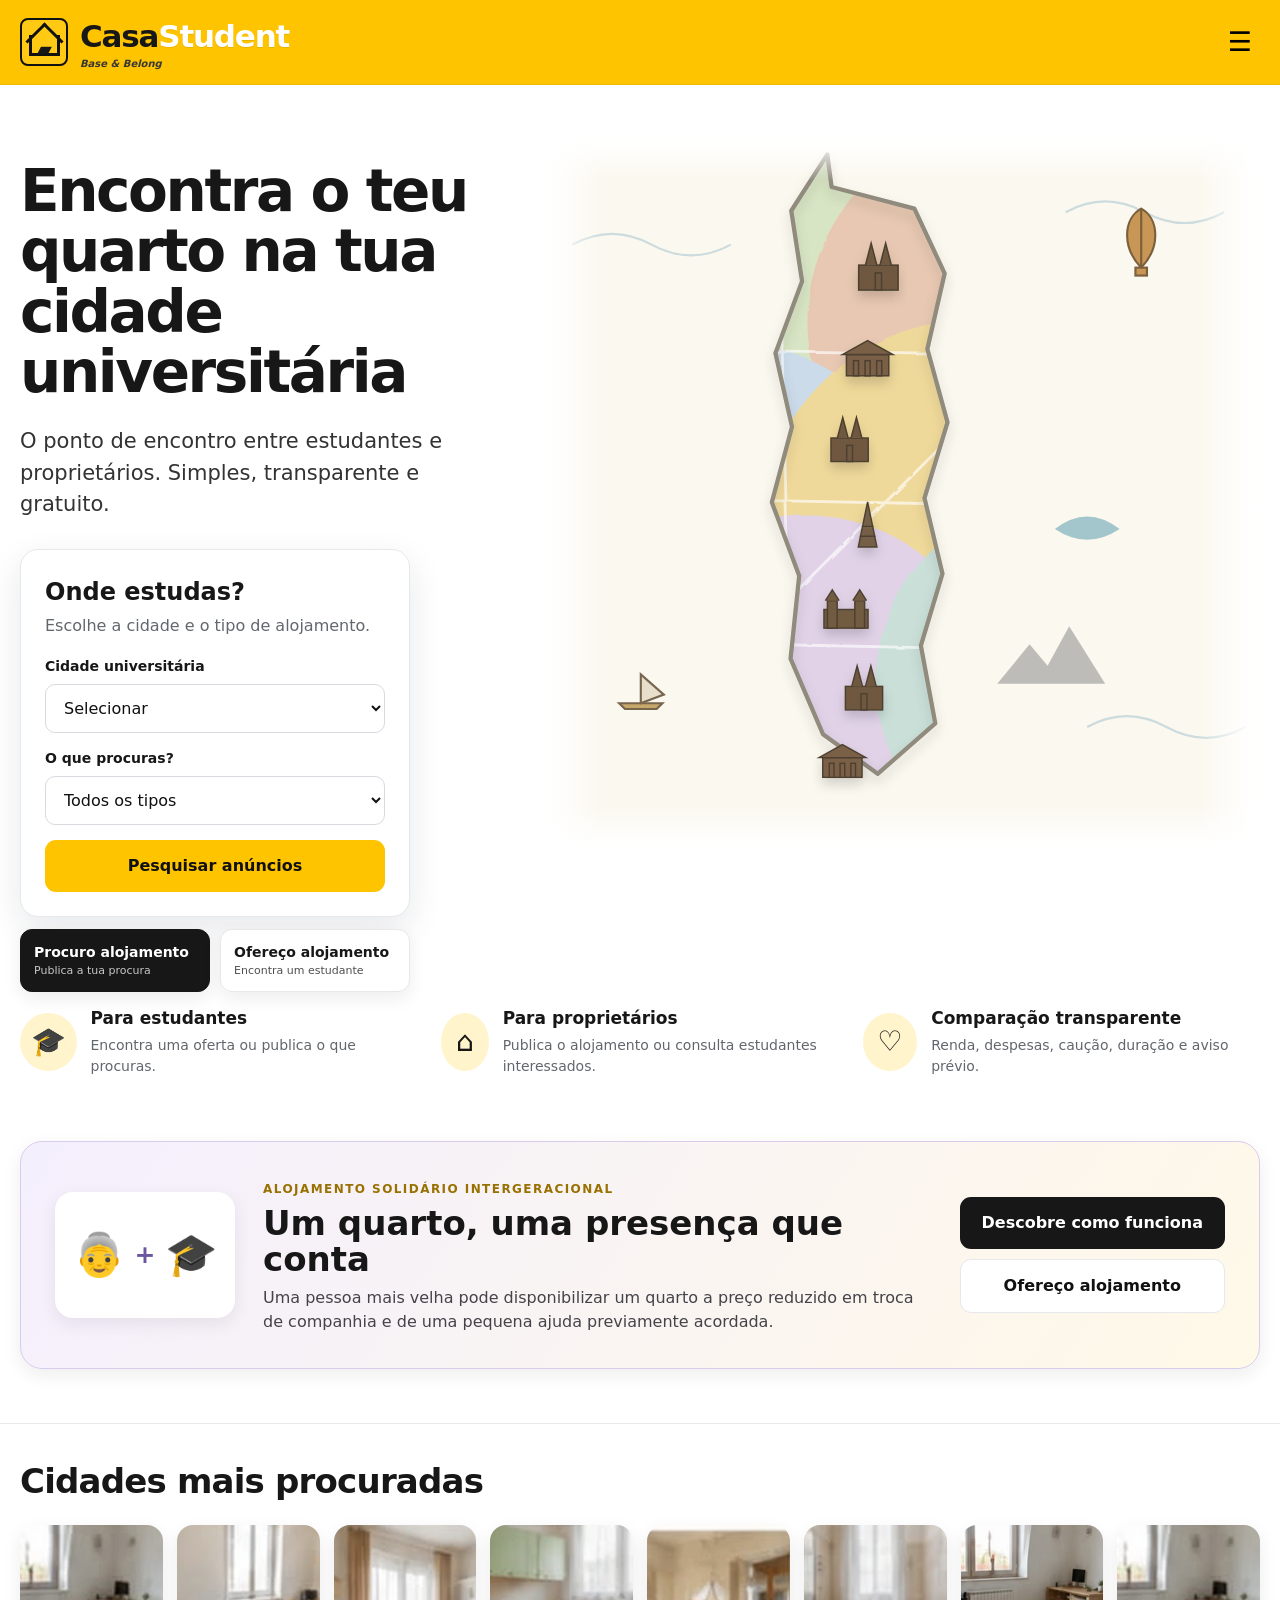
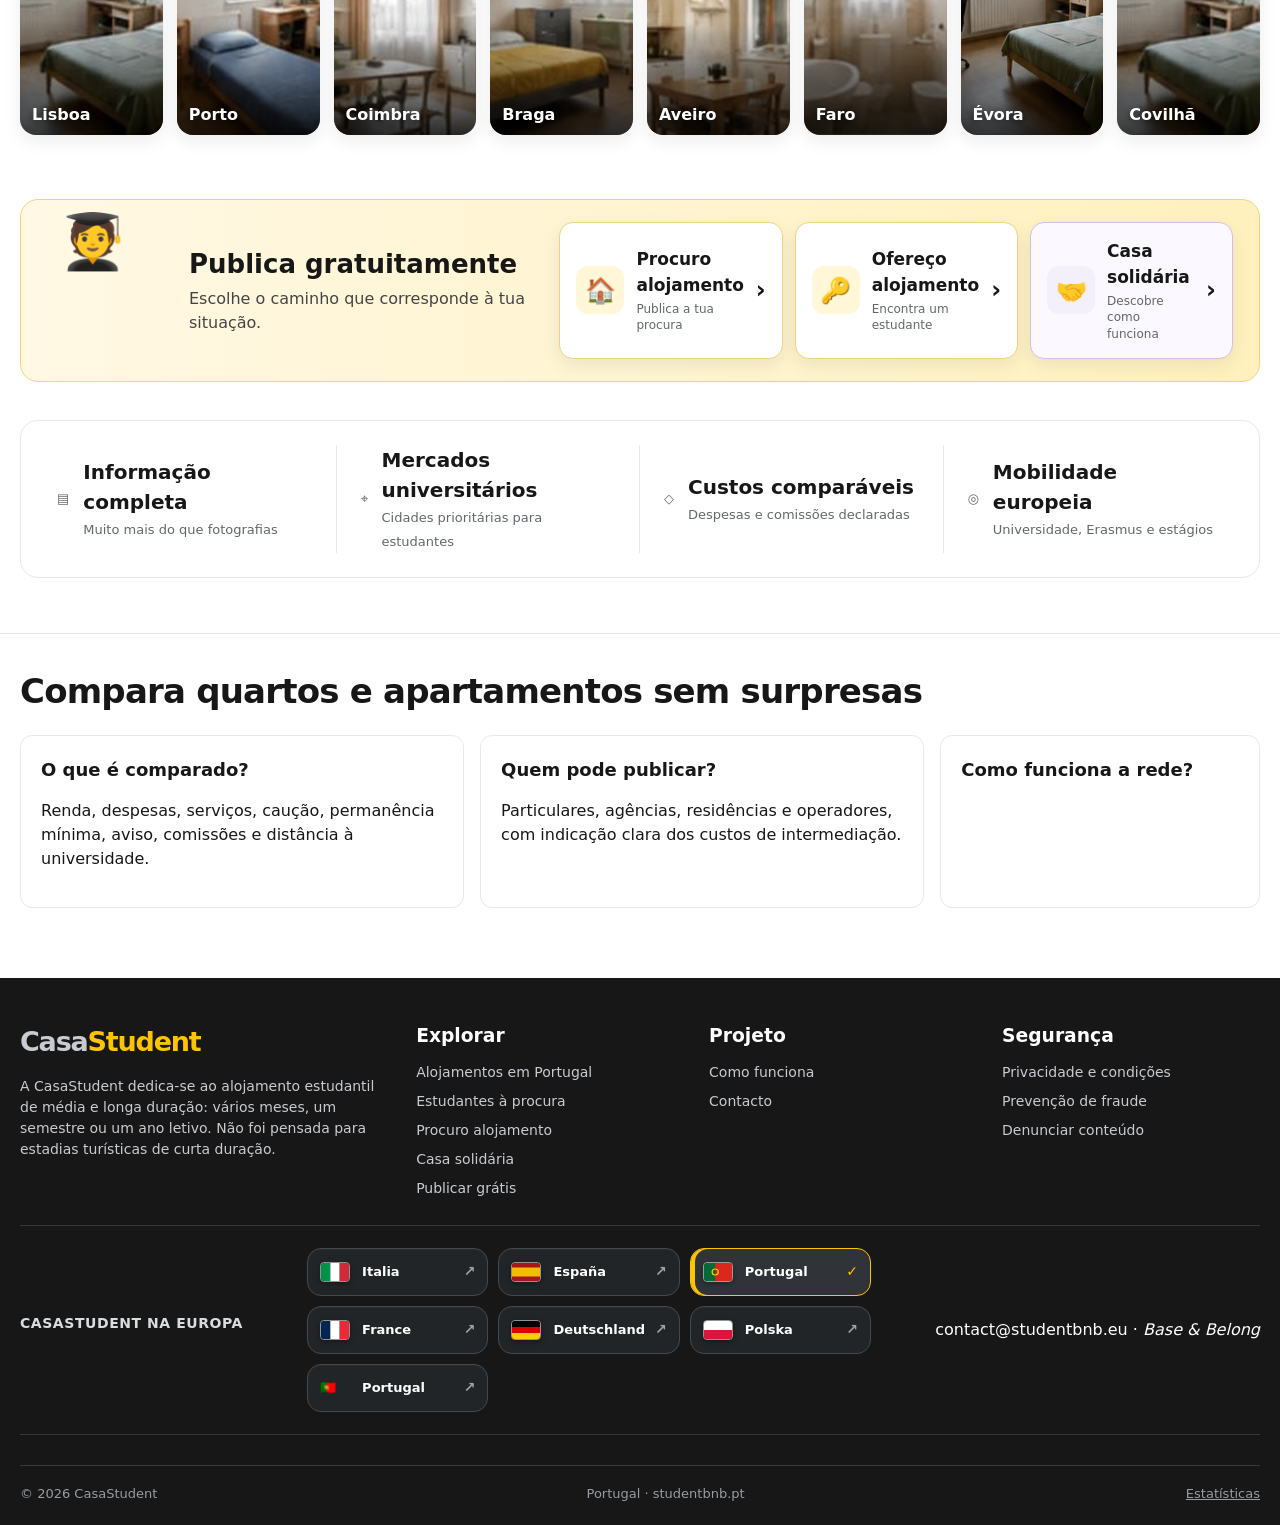
<file: index.html>
<!doctype html><html lang="pt"><head><meta charset="utf-8"><meta name="viewport" content="width=device-width,initial-scale=1"><meta name="theme-color" content="#ffc400"><link rel="stylesheet" href="assets/css/style.css"><link rel="stylesheet" href="assets/css/country.css"><title>Encontra o teu quarto na tua cidade universitária | StudentBnB</title><meta name="description" content="O ponto de encontro entre estudantes e proprietários. Simples, transparente e gratuito."><link rel="canonical" href="https://studentbnb.pt/index.html"></head><body><header class="site-header"><div class="container header-inner">
<a class="brand" href="index.html" aria-label="StudentBnB home"><span class="brand-icon" aria-hidden="true"><span class="brand-cap">▰</span></span><span>Student<strong>BnB</strong><small>Encontra o teu quarto. Vive a tua cidade.</small></span></a>
<button class="menu-button" aria-label="Menu" aria-expanded="false">☰</button>
<nav class="main-nav" aria-label="Navegação principal"><a href="index.html#how">Como funciona</a><a href="estudantes.html">Estudantes à procura</a><a class="nav-social-link" href="casa-solidaria.html">Casa solidária</a><a href="index.html#faq">FAQ</a><a href="index.html#contact">Contacto</a><a class="nav-feature-link" href="procuro.html">Procuro alojamento</a><a class="header-cta" href="publicar.html">Publicar grátis</a><a class="account-link" href="#" data-login>♙ <span data-account-label>Entrar</span></a></nav>
</div></header><main><section class="home-hero"><div class="container hero-grid"><div class="hero-copy"><h1>Encontra o teu quarto na tua cidade universitária</h1><p>O ponto de encontro entre estudantes e proprietários. Simples, transparente e gratuito.</p><form class="search-card" id="home-search"><h2>Onde estudas?</h2><p>Escolhe a cidade e o tipo de alojamento.</p><div class="field"><label for="home-city">Cidade universitária</label><select id="home-city" name="city"></select></div><div class="field"><label for="home-type">O que procuras?</label><select id="home-type" name="type"><option value="">Todos os tipos</option><option value="Quarto individual">Quarto individual</option><option value="Lugar em quarto partilhado">Lugar em quarto partilhado</option><option value="Estúdio">Estúdio</option><option value="Apartamento T1">Apartamento T1</option><option value="Apartamento">Apartamento</option></select></div><button class="btn btn-yellow btn-block" type="submit">Pesquisar anúncios</button></form><div class="hero-market-actions"><a href="procuro.html"><strong>Procuro alojamento</strong><small>Publica a tua procura</small></a><a href="publicar.html"><strong>Ofereço alojamento</strong><small>Encontra um estudante</small></a></div></div>
<div class="map-stage country-market-map"><div class="market-map-top"><div><h2>Mercados universitários em Portugal</h2><p>Acesso rápido às cidades selecionadas para o primeiro lançamento.</p></div><span class="market-country-code">PT</span></div><div class="market-map-canvas"><div class="market-map-visual" style="--map-ratio:611.82129 / 1172.6089"><img class="market-map-image" src="assets/img/country-map.svg" alt="Mapa de Portugal com as principais cidades universitárias" draggable="false"><a class="map-city-marker label-right" style="--x:36.14%;--y:13.47%" href="cidade.html?city=braga" aria-label="Braga" title="Braga"><span>Braga</span></a><a class="map-city-marker label-left" style="--x:30.81%;--y:20.39%" href="cidade.html?city=porto" aria-label="Porto" title="Porto"><span>Porto</span></a><a class="map-city-marker label-left" style="--x:30.16%;--y:29.63%" href="cidade.html?city=aveiro" aria-label="Aveiro" title="Aveiro"><span>Aveiro</span></a><a class="map-city-marker label-right" style="--x:36.57%;--y:37.44%" href="cidade.html?city=coimbra" aria-label="Coimbra" title="Coimbra"><span>Coimbra</span></a><a class="map-city-marker label-right" style="--x:60.43%;--y:36.07%" href="cidade.html?city=covilha" aria-label="Covilhã" title="Covilhã"><span>Covilhã</span></a><a class="map-city-marker label-left" style="--x:17.39%;--y:63.89%" href="cidade.html?city=lisboa" aria-label="Lisboa" title="Lisboa"><span>Lisboa</span></a><a class="map-city-marker label-right" style="--x:49.64%;--y:66.58%" href="cidade.html?city=evora" aria-label="Évora" title="Évora"><span>Évora</span></a><a class="map-city-marker label-right" style="--x:49.20%;--y:94.30%" href="cidade.html?city=faro" aria-label="Faro" title="Faro"><span>Faro</span></a></div></div><div class="market-map-note"><strong>Preparado para uma base de dados europeia única</strong><span>countryCode = PT</span></div></div></div>
<div class="container value-strip" id="how"><div class="value-item"><span class="icon-circle">🎓</span><div><h3>Para estudantes</h3><p>Encontra uma oferta ou publica o que procuras.</p></div></div><div class="value-item"><span class="icon-circle">⌂</span><div><h3>Para proprietários</h3><p>Publica o alojamento ou consulta estudantes interessados.</p></div></div><div class="value-item"><span class="icon-circle">♡</span><div><h3>Comparação transparente</h3><p>Renda, despesas, caução, duração e aviso prévio.</p></div></div></div></section>
<section class="solidarity-home"><div class="container solidarity-home-grid"><div class="solidarity-visual" aria-hidden="true"><span>👵</span><b>+</b><span>🎓</span></div><div><span class="kicker">Alojamento solidário intergeracional</span><h2>Um quarto, uma presença que conta</h2><p>Uma pessoa mais velha pode disponibilizar um quarto a preço reduzido em troca de companhia e de uma pequena ajuda previamente acordada.</p></div><div class="solidarity-actions"><a class="btn btn-dark" href="casa-solidaria.html">Descobre como funciona</a><a class="btn btn-white" href="publicar.html?formula=intergenerational">Ofereço alojamento</a></div></div></section>
<section class="city-section"><div class="container"><h2 class="section-title">Cidades mais procuradas</h2><div class="city-grid"><a class="city-card" href="cidade.html?city=lisboa"><img src="assets/img/room-1.webp" alt=""><strong>Lisboa</strong></a><a class="city-card" href="cidade.html?city=porto"><img src="assets/img/room-2.webp" alt=""><strong>Porto</strong></a><a class="city-card" href="cidade.html?city=coimbra"><img src="assets/img/room-3.webp" alt=""><strong>Coimbra</strong></a><a class="city-card" href="cidade.html?city=braga"><img src="assets/img/room-4.webp" alt=""><strong>Braga</strong></a><a class="city-card" href="cidade.html?city=aveiro"><img src="assets/img/room-5.webp" alt=""><strong>Aveiro</strong></a><a class="city-card" href="cidade.html?city=faro"><img src="assets/img/room-6.webp" alt=""><strong>Faro</strong></a><a class="city-card" href="cidade.html?city=evora"><img src="assets/img/room-7.webp" alt=""><strong>Évora</strong></a><a class="city-card" href="cidade.html?city=covilha"><img src="assets/img/room-1.webp" alt=""><strong>Covilhã</strong></a></div></div></section>
<section class="container"><div class="publish-banner"><div class="student-illustration" aria-hidden="true" style="background:none;font-size:54px">🧑‍🎓</div><div><h3>Publica gratuitamente</h3><p>Escolhe o caminho que corresponde à tua situação.</p></div><div class="publish-choice-grid"><a class="publish-choice" href="procuro.html"><span class="choice-icon">🏠</span><span><strong>Procuro alojamento</strong><small>Publica a tua procura</small></span><b>›</b></a><a class="publish-choice" href="publicar.html"><span class="choice-icon">🔑</span><span><strong>Ofereço alojamento</strong><small>Encontra um estudante</small></span><b>›</b></a><a class="publish-choice solidarity-choice" href="casa-solidaria.html"><span class="choice-icon">🤝</span><span><strong>Casa solidária</strong><small>Descobre como funciona</small></span><b>›</b></a></div></div>
<div class="stats-strip"><div class="stat"><span class="stat-icon">▤</span><div><strong>Informação completa</strong><span>Muito mais do que fotografias</span></div></div><div class="stat"><span class="stat-icon">⌖</span><div><strong>Mercados universitários</strong><span>Cidades prioritárias para estudantes</span></div></div><div class="stat"><span class="stat-icon">◇</span><div><strong>Custos comparáveis</strong><span>Despesas e comissões declaradas</span></div></div><div class="stat"><span class="stat-icon">◎</span><div><strong>Mobilidade europeia</strong><span>Universidade, Erasmus e estágios</span></div></div></div></section>
<section class="city-section" id="faq"><div class="container"><h2 class="section-title">Compara quartos e apartamentos sem surpresas</h2><div class="detail-grid"><article class="info-card"><h2>O que é comparado?</h2><p>Renda, despesas, serviços, caução, permanência mínima, aviso, comissões e distância à universidade.</p></article><article class="info-card"><h2>Quem pode publicar?</h2><p>Particulares, agências, residências e operadores, com indicação clara dos custos de intermediação.</p></article><article class="info-card"><h2>Como funciona a rede?</h2><p>Cada país tem domínio, idioma e regras próprios; os anúncios ficam preparados para uma única base de dados europeia, separados por código de país.</p></article></div></div></section></main><footer class="site-footer" id="contact"><div class="container"><div class="footer-grid">
<div><a class="brand" href="index.html" style="font-size:27px"><span>Student<strong>BnB</strong></span></a><p>O ponto de encontro entre estudantes e proprietários. Simples, transparente e gratuito.</p></div>
<div><h3>Explorar</h3><div class="footer-links"><a href="cidade.html">Alojamentos em Portugal</a><a href="estudantes.html">Estudantes à procura</a><a href="procuro.html">Procuro alojamento</a><a href="casa-solidaria.html">Casa solidária</a><a href="publicar.html">Publicar grátis</a></div></div>
<div><h3>Projeto</h3><div class="footer-links"><a href="index.html#how">Como funciona</a><a href="index.html#faq">FAQ</a><a href="index.html#contact">Contacto</a></div></div>
<div><h3>Segurança</h3><div class="footer-links"><a href="privacidade.html">Privacidade e condições</a><a href="privacidade.html#security">Prevenção de fraude</a><a href="mailto:denuncias@studentbnb.pt">Denunciar conteúdo</a></div></div>
</div><div class="footer-international"><strong>StudentBnB na Europa</strong><div class="footer-country-links" data-network></div></div><div class="footer-bottom"><span>© 2026 StudentBnB</span><span>Portugal · studentbnb.pt</span></div></div></footer><div class="modal-backdrop" id="login-modal" role="dialog" aria-modal="true" aria-labelledby="login-title"><div class="modal"><button class="modal-close" data-close-modal aria-label="Fechar">×</button><h2 id="login-title">Entrar</h2><p>Consulta o teu email para concluir a verificação.</p><form id="login-form"><div class="field"><label for="login-email">Email</label><input id="login-email" name="email" type="email" required autocomplete="email" placeholder="name@email.com"></div><button class="btn btn-yellow btn-block" type="submit">Confirmar e continuar</button></form></div></div><div id="toast" class="toast" role="status" aria-live="polite"></div><script src="assets/js/config.js"></script><script src="assets/js/data.js"></script><script src="assets/js/api.js"></script><script src="assets/js/app.js"></script></body></html>
</file>
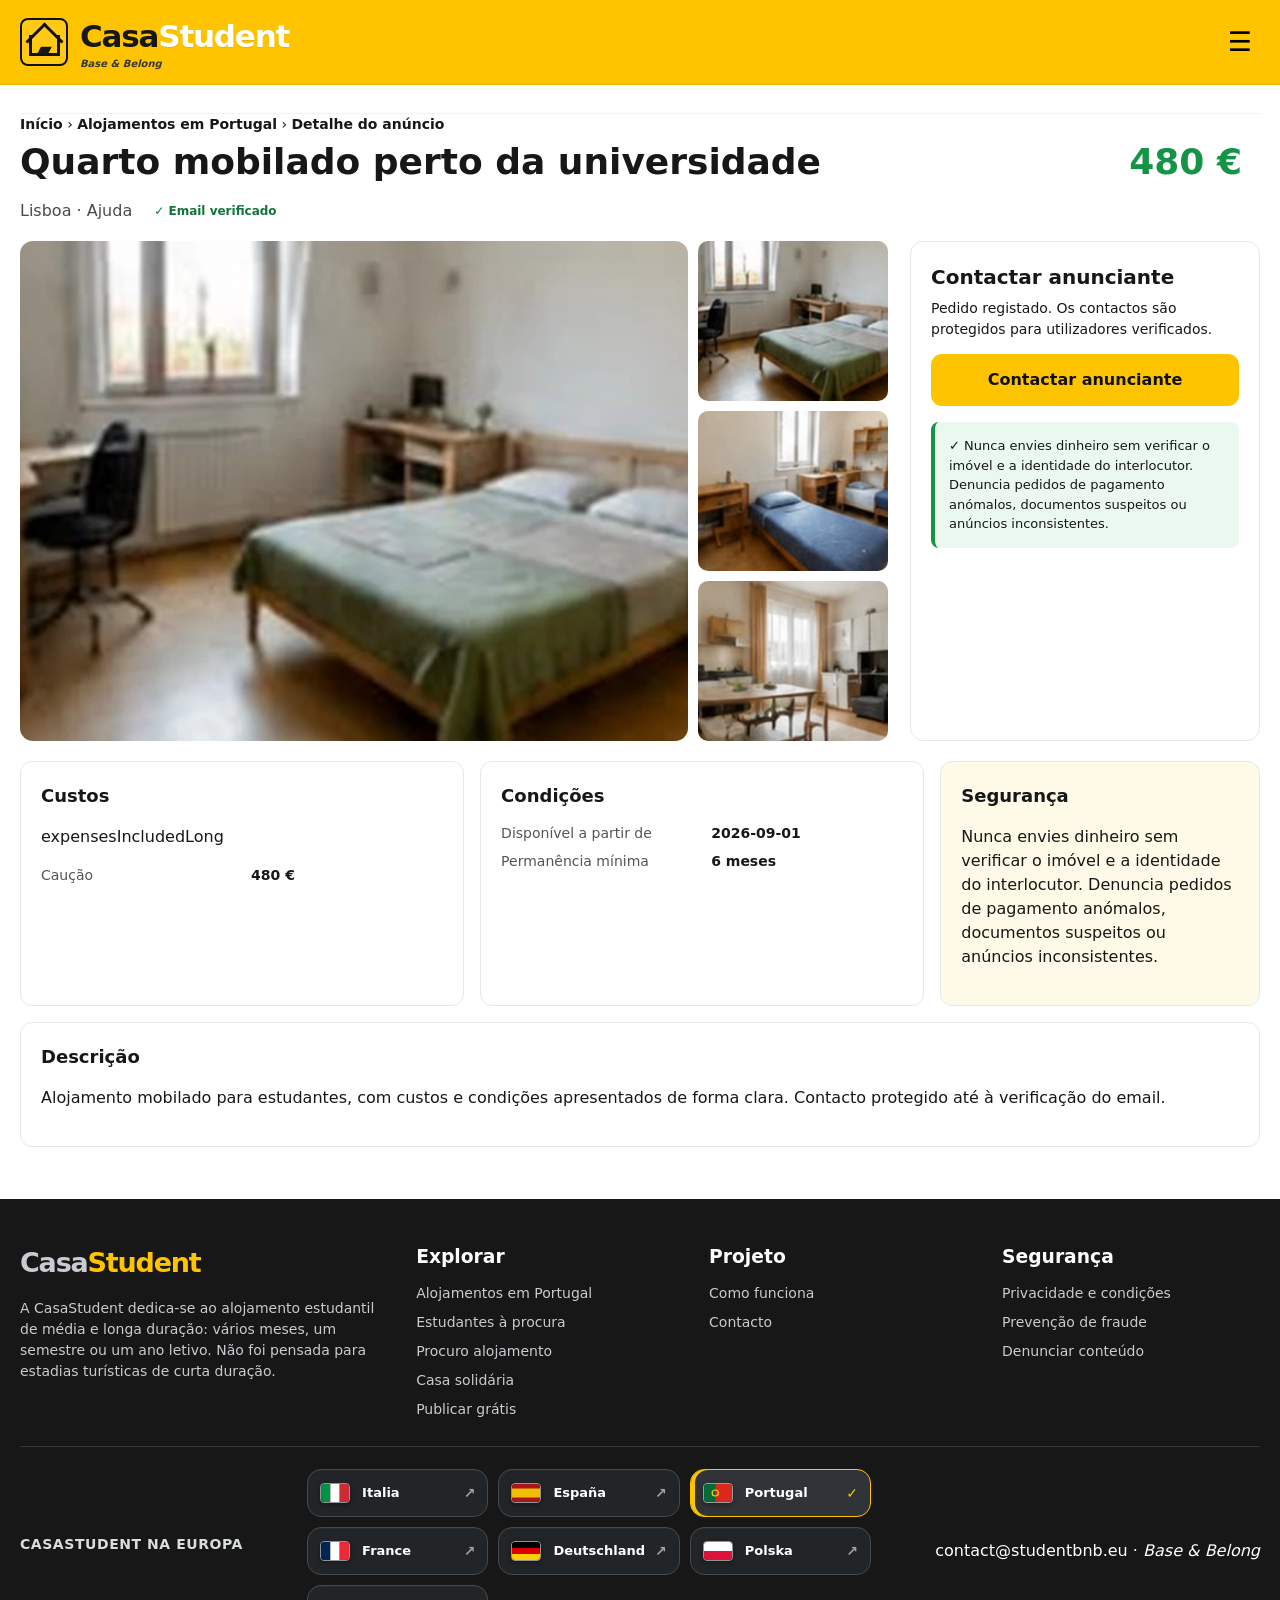
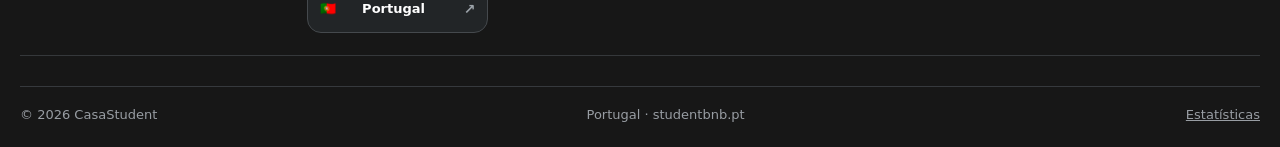
<file: anuncio.html>
<!doctype html><html lang="pt"><head><meta charset="utf-8"><meta name="viewport" content="width=device-width,initial-scale=1"><meta name="theme-color" content="#ffc400"><link rel="stylesheet" href="assets/css/style.css"><link rel="stylesheet" href="assets/css/country.css"><title>Detalhe do anúncio | StudentBnB</title><meta name="description" content="Alojamento mobilado para estudantes, com custos e condições apresentados de forma clara. Contacto protegido até à verificação do email."><link rel="canonical" href="https://studentbnb.pt/anuncio.html"></head><body><header class="site-header"><div class="container header-inner">
<a class="brand" href="index.html" aria-label="StudentBnB home"><span class="brand-icon" aria-hidden="true"><span class="brand-cap">▰</span></span><span>Student<strong>BnB</strong><small>Encontra o teu quarto. Vive a tua cidade.</small></span></a>
<button class="menu-button" aria-label="Menu" aria-expanded="false">☰</button>
<nav class="main-nav" aria-label="Navegação principal"><a href="index.html#how">Como funciona</a><a href="estudantes.html">Estudantes à procura</a><a class="nav-social-link" href="casa-solidaria.html">Casa solidária</a><a href="index.html#faq">FAQ</a><a href="index.html#contact">Contacto</a><a class="nav-feature-link" href="procuro.html">Procuro alojamento</a><a class="header-cta" href="publicar.html">Publicar grátis</a><a class="account-link" href="#" data-login>♙ <span data-account-label>Entrar</span></a></nav>
</div></header><main id="listing-detail" class="detail-page"><div class="container"><div class="breadcrumb" style="background:transparent"><a href="index.html">Início</a> › <a href="cidade.html">Alojamentos em Portugal</a> › <strong>Detalhe do anúncio</strong></div><div class="detail-title-row"><div><h1 id="listing-title"></h1><div class="top-meta"><span id="listing-place"></span><span class="verification-badge">✓ Email verificado</span></div></div><div class="detail-price"><div class="price" id="listing-price"></div></div></div><div class="gallery-contact"><div class="gallery"><img class="main-photo" id="listing-main-image" alt=""><div class="thumbs"><button class="thumb"><img data-gallery-image alt=""></button><button class="thumb"><img data-gallery-image alt=""></button><button class="thumb"><img data-gallery-image alt=""></button></div></div><aside class="contact-card"><h2>Contactar anunciante</h2><p>Pedido registado. Os contactos são protegidos para utilizadores verificados.</p><button class="btn btn-yellow btn-block" id="contact-owner" type="button">Contactar anunciante</button><div class="safety-box">✓ Nunca envies dinheiro sem verificar o imóvel e a identidade do interlocutor. Denuncia pedidos de pagamento anómalos, documentos suspeitos ou anúncios inconsistentes.</div></aside></div><div class="detail-grid" style="margin-top:20px"><section class="info-card"><h2>Custos</h2><p id="listing-costs"></p><dl class="definition-list"><dt>Caução</dt><dd id="listing-deposit"></dd></dl></section><section class="info-card"><h2>Condições</h2><dl class="definition-list"><dt>Disponível a partir de</dt><dd id="listing-availability"></dd><dt>Permanência mínima</dt><dd id="listing-minimum"></dd></dl></section><section class="info-card cost-card"><h2>Segurança</h2><p>Nunca envies dinheiro sem verificar o imóvel e a identidade do interlocutor. Denuncia pedidos de pagamento anómalos, documentos suspeitos ou anúncios inconsistentes.</p></section></div><section class="info-card"><h2>Descrição</h2><p id="listing-description"></p></section></div></main><footer class="site-footer" id="contact"><div class="container"><div class="footer-grid">
<div><a class="brand" href="index.html" style="font-size:27px"><span>Student<strong>BnB</strong></span></a><p>O ponto de encontro entre estudantes e proprietários. Simples, transparente e gratuito.</p></div>
<div><h3>Explorar</h3><div class="footer-links"><a href="cidade.html">Alojamentos em Portugal</a><a href="estudantes.html">Estudantes à procura</a><a href="procuro.html">Procuro alojamento</a><a href="casa-solidaria.html">Casa solidária</a><a href="publicar.html">Publicar grátis</a></div></div>
<div><h3>Projeto</h3><div class="footer-links"><a href="index.html#how">Como funciona</a><a href="index.html#faq">FAQ</a><a href="index.html#contact">Contacto</a></div></div>
<div><h3>Segurança</h3><div class="footer-links"><a href="privacidade.html">Privacidade e condições</a><a href="privacidade.html#security">Prevenção de fraude</a><a href="mailto:denuncias@studentbnb.pt">Denunciar conteúdo</a></div></div>
</div><div class="footer-international"><strong>StudentBnB na Europa</strong><div class="footer-country-links" data-network></div></div><div class="footer-bottom"><span>© 2026 StudentBnB</span><span>Portugal · studentbnb.pt</span></div></div></footer><div class="modal-backdrop" id="login-modal" role="dialog" aria-modal="true" aria-labelledby="login-title"><div class="modal"><button class="modal-close" data-close-modal aria-label="Fechar">×</button><h2 id="login-title">Entrar</h2><p>Consulta o teu email para concluir a verificação.</p><form id="login-form"><div class="field"><label for="login-email">Email</label><input id="login-email" name="email" type="email" required autocomplete="email" placeholder="name@email.com"></div><button class="btn btn-yellow btn-block" type="submit">Confirmar e continuar</button></form></div></div><div id="toast" class="toast" role="status" aria-live="polite"></div><script src="assets/js/config.js"></script><script src="assets/js/data.js"></script><script src="assets/js/api.js"></script><script src="assets/js/app.js"></script></body></html>
</file>
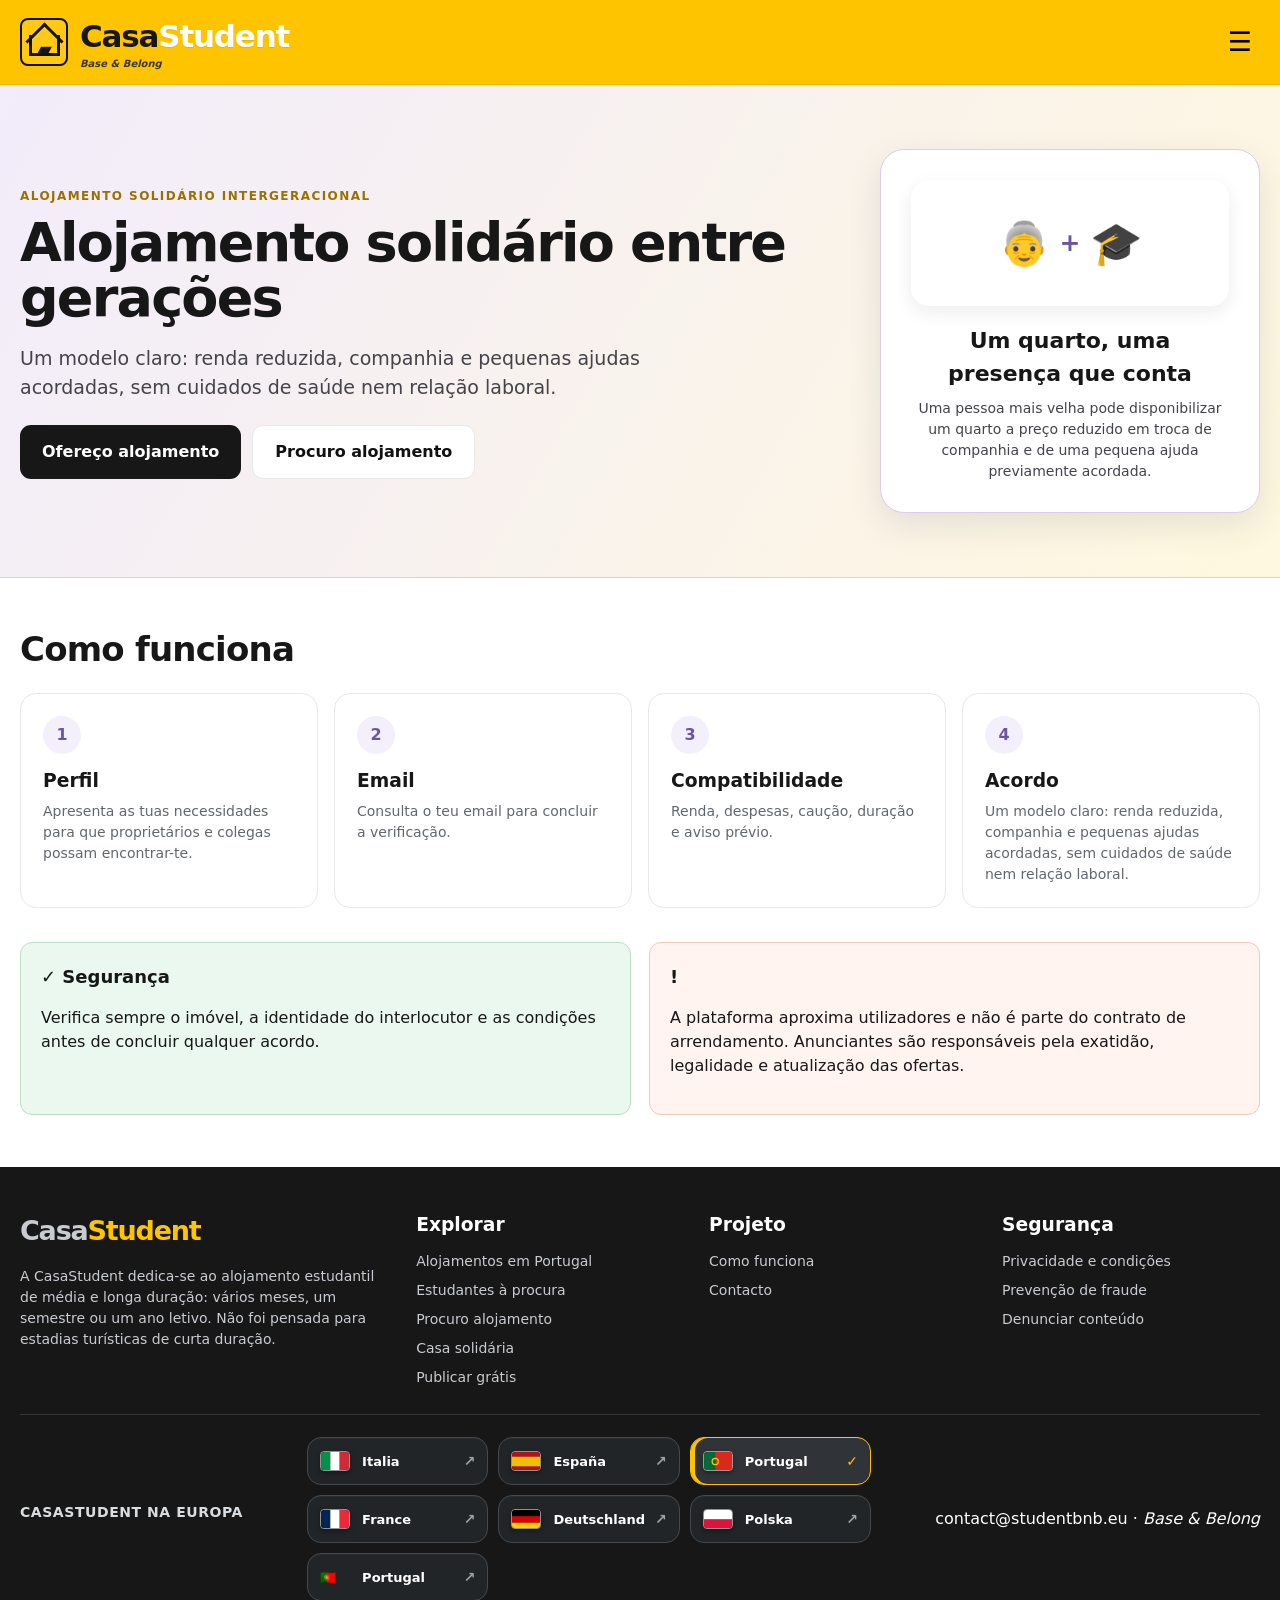
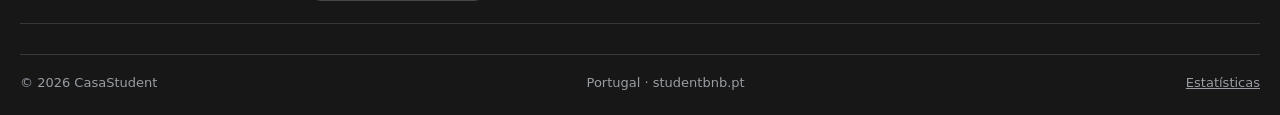
<file: casa-solidaria.html>
<!doctype html><html lang="pt"><head><meta charset="utf-8"><meta name="viewport" content="width=device-width,initial-scale=1"><meta name="theme-color" content="#ffc400"><link rel="stylesheet" href="assets/css/style.css"><link rel="stylesheet" href="assets/css/country.css"><style>@media(max-width:590px){.solidarity-page-grid{grid-template-columns:1fr!important}.solidarity-page-actions{justify-content:center}.solidarity-card-visual{width:100%;max-width:520px;margin-inline:auto}.solidarity-content .container{width:min(100% - 28px,var(--max));margin-inline:auto}}</style><title>Alojamento solidário entre gerações | StudentBnB</title><meta name="description" content="Um modelo claro: renda reduzida, companhia e pequenas ajudas acordadas, sem cuidados de saúde nem relação laboral."><link rel="canonical" href="https://studentbnb.pt/casa-solidaria.html"></head><body><header class="site-header"><div class="container header-inner"><a class="brand" href="index.html" aria-label="StudentBnB home"><span class="brand-icon" aria-hidden="true"><span class="brand-cap">▰</span></span><span>Student<strong>BnB</strong><small>Encontra o teu quarto. Vive a tua cidade.</small></span></a><button class="menu-button" aria-label="Menu" aria-expanded="false">☰</button><nav class="main-nav" aria-label="Navegação principal"><a href="index.html#how">Como funciona</a><a href="estudantes.html">Estudantes à procura</a><a class="nav-social-link" href="casa-solidaria.html">Casa solidária</a><a href="index.html#faq">FAQ</a><a href="index.html#contact">Contacto</a><a class="nav-feature-link" href="procuro.html">Procuro alojamento</a><a class="header-cta" href="publicar.html">Publicar grátis</a><a class="account-link" href="#" data-login>♙ <span data-account-label>Entrar</span></a></nav></div></header><main><section class="solidarity-page-hero"><div class="container solidarity-page-grid"><div><span class="kicker">Alojamento solidário intergeracional</span><h1>Alojamento solidário entre gerações</h1><p>Um modelo claro: renda reduzida, companhia e pequenas ajudas acordadas, sem cuidados de saúde nem relação laboral.</p><div class="solidarity-page-actions"><a class="btn btn-dark" href="publicar.html?formula=intergenerational">Ofereço alojamento</a><a class="btn btn-white" href="procuro.html?formula=intergenerational">Procuro alojamento</a></div></div><div class="solidarity-card-visual"><div class="solidarity-visual"><span>👵</span><b>+</b><span>🎓</span></div><strong>Um quarto, uma presença que conta</strong><p>Uma pessoa mais velha pode disponibilizar um quarto a preço reduzido em troca de companhia e de uma pequena ajuda previamente acordada.</p></div></div></section><section class="solidarity-content"><div class="container"><h2 class="section-title">Como funciona</h2><div class="solidarity-steps"><article class="solidarity-step"><b>1</b><h3>Perfil</h3><p>Apresenta as tuas necessidades para que proprietários e colegas possam encontrar-te.</p></article><article class="solidarity-step"><b>2</b><h3>Email</h3><p>Consulta o teu email para concluir a verificação.</p></article><article class="solidarity-step"><b>3</b><h3>Compatibilidade</h3><p>Renda, despesas, caução, duração e aviso prévio.</p></article><article class="solidarity-step"><b>4</b><h3>Acordo</h3><p>Um modelo claro: renda reduzida, companhia e pequenas ajudas acordadas, sem cuidados de saúde nem relação laboral.</p></article></div><div class="solidarity-safety"><article class="info-card"><h2>✓ Segurança</h2><p>Verifica sempre o imóvel, a identidade do interlocutor e as condições antes de concluir qualquer acordo.</p></article><article class="info-card"><h2>!</h2><p>A plataforma aproxima utilizadores e não é parte do contrato de arrendamento. Anunciantes são responsáveis pela exatidão, legalidade e atualização das ofertas.</p></article></div></div></section></main><footer class="site-footer" id="contact"><div class="container"><div class="footer-grid"><div><a class="brand" href="index.html" style="font-size:27px"><span>Student<strong>BnB</strong></span></a><p>A StudentBnB dedica-se ao alojamento estudantil de média e longa duração: vários meses, um semestre ou um ano letivo. Não foi pensada para estadias turísticas de curta duração.</p></div><div><h3>Explorar</h3><div class="footer-links"><a href="cidade.html">Alojamentos em Portugal</a><a href="estudantes.html">Estudantes à procura</a><a href="procuro.html">Procuro alojamento</a><a href="casa-solidaria.html">Casa solidária</a><a href="publicar.html">Publicar grátis</a></div></div><div><h3>Projeto</h3><div class="footer-links"><a href="index.html#how">Como funciona</a><a href="index.html#faq">FAQ</a><a href="index.html#contact">Contacto</a></div></div><div><h3>Segurança</h3><div class="footer-links"><a href="privacidade.html">Privacidade e condições</a><a href="privacidade.html#security">Prevenção de fraude</a><a href="mailto:denuncias@studentbnb.pt">Denunciar conteúdo</a></div></div></div><div class="footer-international"><strong>StudentBnB na Europa</strong><div class="footer-country-links" data-network></div></div><div class="footer-bottom"><span>© 2026 StudentBnB</span><span>Portugal · studentbnb.pt</span></div></div></footer><div class="modal-backdrop" id="login-modal" role="dialog" aria-modal="true" aria-labelledby="login-title"><div class="modal"><button class="modal-close" data-close-modal aria-label="Fechar">×</button><h2 id="login-title">Entrar</h2><p>Consulta o teu email para concluir a verificação.</p><form id="login-form"><div class="field"><label for="login-email">Email</label><input id="login-email" name="email" type="email" required autocomplete="email" placeholder="name@email.com"></div><button class="btn btn-yellow btn-block" type="submit">Confirmar e continuar</button></form></div></div><div id="toast" class="toast" role="status" aria-live="polite"></div><script src="assets/js/config.js"></script><script src="assets/js/data.js"></script><script src="assets/js/api.js"></script><script src="assets/js/app.js"></script></body></html>
</file>
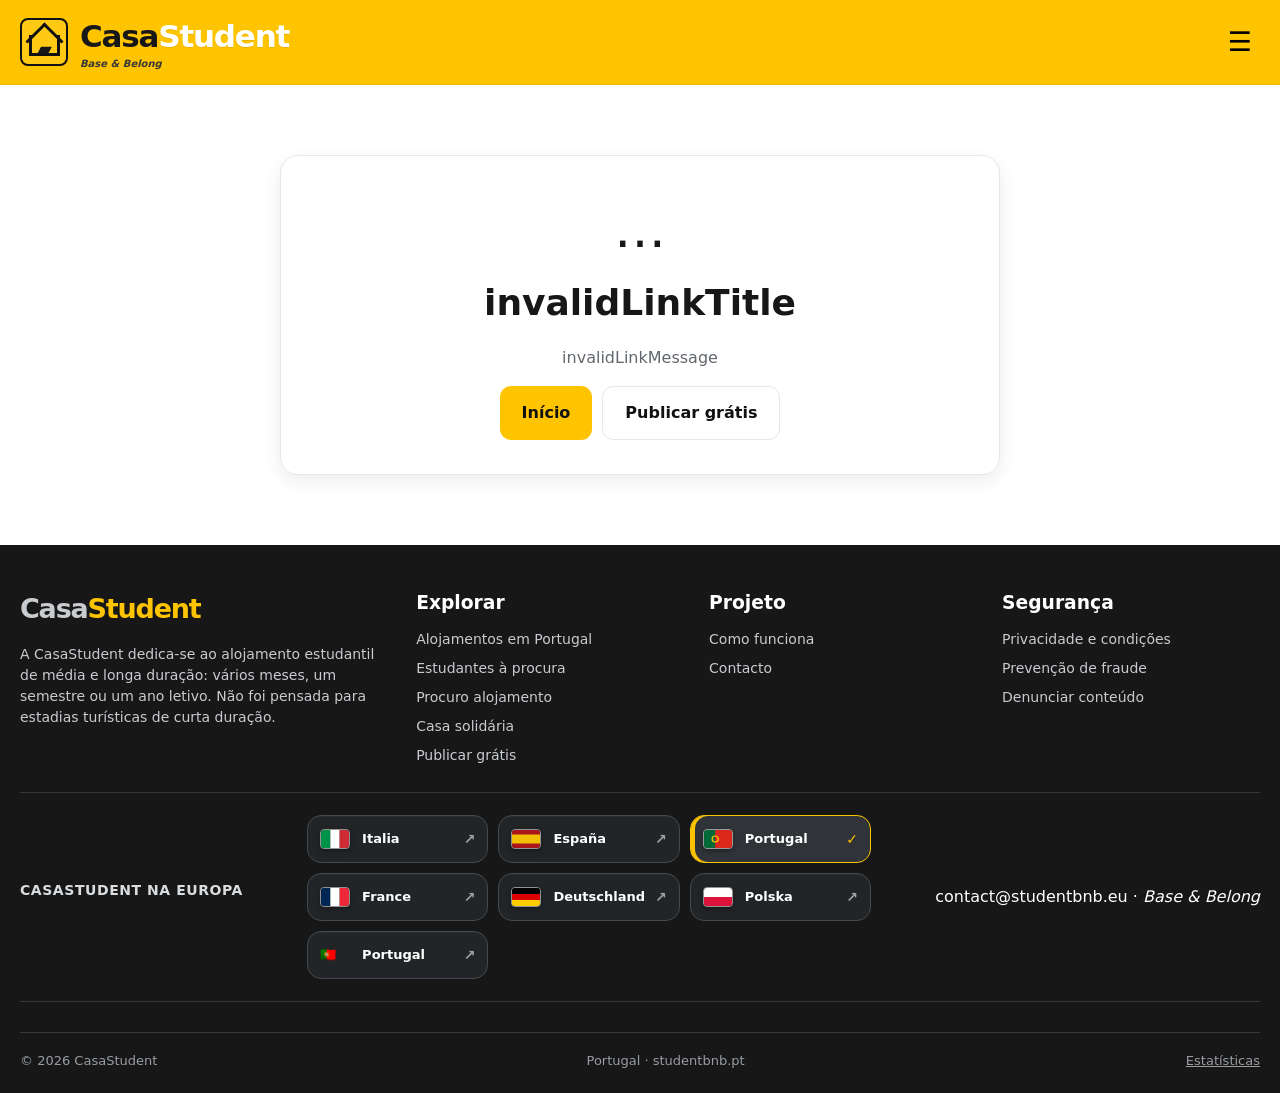
<file: confirmar-email.html>
<!doctype html><html lang="pt"><head><meta charset="utf-8"><meta name="viewport" content="width=device-width,initial-scale=1"><meta name="theme-color" content="#ffc400"><link rel="stylesheet" href="assets/css/style.css"><link rel="stylesheet" href="assets/css/country.css"><title>Email confirmado | StudentBnB</title><meta name="description" content="Consulta o teu email para concluir a verificação."><link rel="canonical" href="https://studentbnb.pt/confirmar-email.html"></head><body><header class="site-header"><div class="container header-inner">
<a class="brand" href="index.html" aria-label="StudentBnB home"><span class="brand-icon" aria-hidden="true"><span class="brand-cap">▰</span></span><span>Student<strong>BnB</strong><small>Encontra o teu quarto. Vive a tua cidade.</small></span></a>
<button class="menu-button" aria-label="Menu" aria-expanded="false">☰</button>
<nav class="main-nav" aria-label="Navegação principal"><a href="index.html#how">Como funciona</a><a href="estudantes.html">Estudantes à procura</a><a class="nav-social-link" href="casa-solidaria.html">Casa solidária</a><a href="index.html#faq">FAQ</a><a href="index.html#contact">Contacto</a><a class="nav-feature-link" href="procuro.html">Procuro alojamento</a><a class="header-cta" href="publicar.html">Publicar grátis</a><a class="account-link" href="#" data-login>♙ <span data-account-label>Entrar</span></a></nav>
</div></header><main><div class="container"><section class="status-card card" id="confirmation-status"><div class="status-icon" id="confirmation-icon">…</div><h1 id="confirmation-title">Consulta o teu email para concluir a verificação.</h1><p id="confirmation-message"></p><div style="display:flex;gap:10px;justify-content:center;flex-wrap:wrap"><a class="btn btn-yellow" href="index.html">Início</a><a class="btn btn-white" href="publicar.html">Publicar grátis</a></div></section></div></main><footer class="site-footer" id="contact"><div class="container"><div class="footer-grid">
<div><a class="brand" href="index.html" style="font-size:27px"><span>Student<strong>BnB</strong></span></a><p>O ponto de encontro entre estudantes e proprietários. Simples, transparente e gratuito.</p></div>
<div><h3>Explorar</h3><div class="footer-links"><a href="cidade.html">Alojamentos em Portugal</a><a href="estudantes.html">Estudantes à procura</a><a href="procuro.html">Procuro alojamento</a><a href="casa-solidaria.html">Casa solidária</a><a href="publicar.html">Publicar grátis</a></div></div>
<div><h3>Projeto</h3><div class="footer-links"><a href="index.html#how">Como funciona</a><a href="index.html#faq">FAQ</a><a href="index.html#contact">Contacto</a></div></div>
<div><h3>Segurança</h3><div class="footer-links"><a href="privacidade.html">Privacidade e condições</a><a href="privacidade.html#security">Prevenção de fraude</a><a href="mailto:denuncias@studentbnb.pt">Denunciar conteúdo</a></div></div>
</div><div class="footer-international"><strong>StudentBnB na Europa</strong><div class="footer-country-links" data-network></div></div><div class="footer-bottom"><span>© 2026 StudentBnB</span><span>Portugal · studentbnb.pt</span></div></div></footer><div class="modal-backdrop" id="login-modal" role="dialog" aria-modal="true" aria-labelledby="login-title"><div class="modal"><button class="modal-close" data-close-modal aria-label="Fechar">×</button><h2 id="login-title">Entrar</h2><p>Consulta o teu email para concluir a verificação.</p><form id="login-form"><div class="field"><label for="login-email">Email</label><input id="login-email" name="email" type="email" required autocomplete="email" placeholder="name@email.com"></div><button class="btn btn-yellow btn-block" type="submit">Confirmar e continuar</button></form></div></div><div id="toast" class="toast" role="status" aria-live="polite"></div><script src="assets/js/config.js"></script><script src="assets/js/data.js"></script><script src="assets/js/api.js"></script><script src="assets/js/app.js"></script></body></html>
</file>
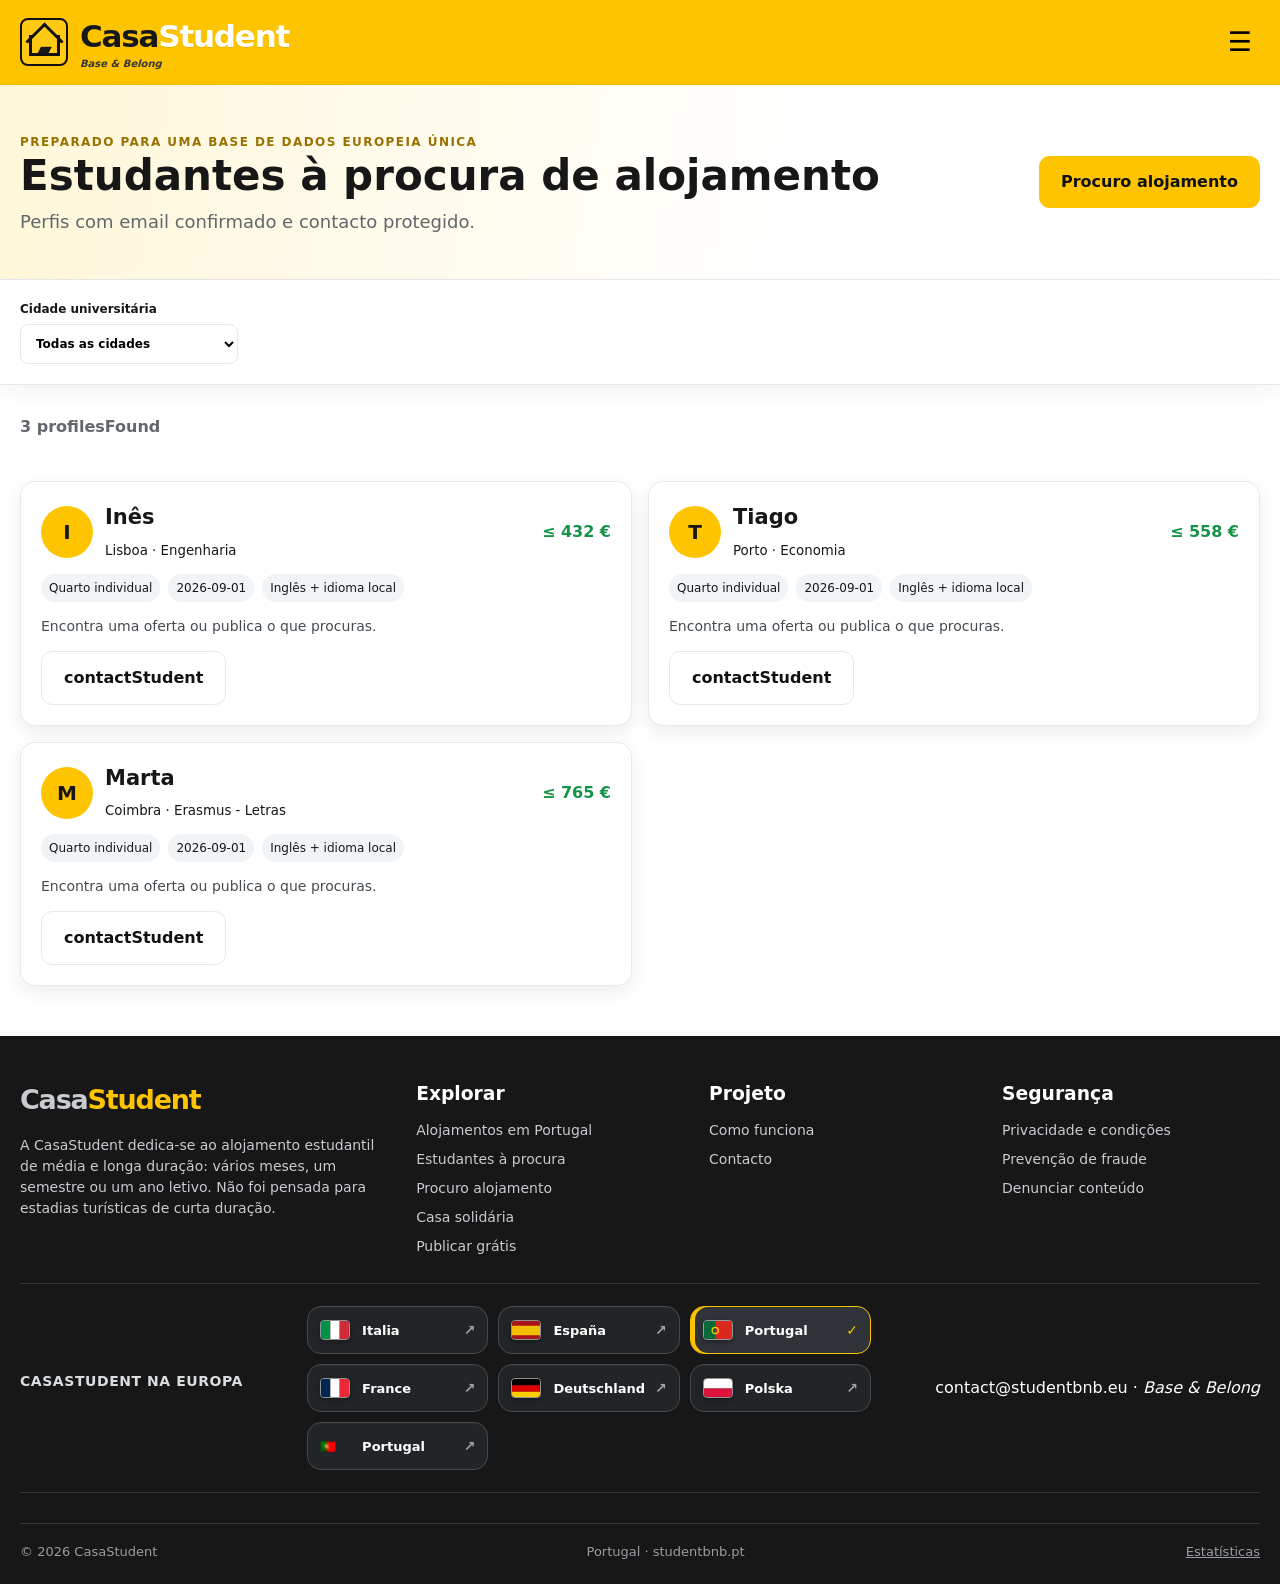
<file: estudantes.html>
<!doctype html><html lang="pt"><head><meta charset="utf-8"><meta name="viewport" content="width=device-width,initial-scale=1"><meta name="theme-color" content="#ffc400"><link rel="stylesheet" href="assets/css/style.css"><link rel="stylesheet" href="assets/css/country.css"><title>Estudantes à procura de alojamento | StudentBnB</title><meta name="description" content="Perfis com email confirmado e contacto protegido."><link rel="canonical" href="https://studentbnb.pt/estudantes.html"></head><body><header class="site-header"><div class="container header-inner">
<a class="brand" href="index.html" aria-label="StudentBnB home"><span class="brand-icon" aria-hidden="true"><span class="brand-cap">▰</span></span><span>Student<strong>BnB</strong><small>Encontra o teu quarto. Vive a tua cidade.</small></span></a>
<button class="menu-button" aria-label="Menu" aria-expanded="false">☰</button>
<nav class="main-nav" aria-label="Navegação principal"><a href="index.html#how">Como funciona</a><a href="estudantes.html">Estudantes à procura</a><a class="nav-social-link" href="casa-solidaria.html">Casa solidária</a><a href="index.html#faq">FAQ</a><a href="index.html#contact">Contacto</a><a class="nav-feature-link" href="procuro.html">Procuro alojamento</a><a class="header-cta" href="publicar.html">Publicar grátis</a><a class="account-link" href="#" data-login>♙ <span data-account-label>Entrar</span></a></nav>
</div></header><main><section class="request-hero"><div class="container request-hero-grid"><div><span class="kicker">Preparado para uma base de dados europeia única</span><h1>Estudantes à procura de alojamento</h1><p>Perfis com email confirmado e contacto protegido.</p></div><a class="btn btn-yellow" href="procuro.html">Procuro alojamento</a></div></section><section class="filters"><div class="container filter-grid"><label>Cidade universitária<select id="student-filter-city"></select></label></div></section><section class="container"><div class="results-bar"><strong id="student-result-count"></strong></div><div class="student-card-grid" id="student-results"></div></section></main><footer class="site-footer" id="contact"><div class="container"><div class="footer-grid">
<div><a class="brand" href="index.html" style="font-size:27px"><span>Student<strong>BnB</strong></span></a><p>O ponto de encontro entre estudantes e proprietários. Simples, transparente e gratuito.</p></div>
<div><h3>Explorar</h3><div class="footer-links"><a href="cidade.html">Alojamentos em Portugal</a><a href="estudantes.html">Estudantes à procura</a><a href="procuro.html">Procuro alojamento</a><a href="casa-solidaria.html">Casa solidária</a><a href="publicar.html">Publicar grátis</a></div></div>
<div><h3>Projeto</h3><div class="footer-links"><a href="index.html#how">Como funciona</a><a href="index.html#faq">FAQ</a><a href="index.html#contact">Contacto</a></div></div>
<div><h3>Segurança</h3><div class="footer-links"><a href="privacidade.html">Privacidade e condições</a><a href="privacidade.html#security">Prevenção de fraude</a><a href="mailto:denuncias@studentbnb.pt">Denunciar conteúdo</a></div></div>
</div><div class="footer-international"><strong>StudentBnB na Europa</strong><div class="footer-country-links" data-network></div></div><div class="footer-bottom"><span>© 2026 StudentBnB</span><span>Portugal · studentbnb.pt</span></div></div></footer><div class="modal-backdrop" id="login-modal" role="dialog" aria-modal="true" aria-labelledby="login-title"><div class="modal"><button class="modal-close" data-close-modal aria-label="Fechar">×</button><h2 id="login-title">Entrar</h2><p>Consulta o teu email para concluir a verificação.</p><form id="login-form"><div class="field"><label for="login-email">Email</label><input id="login-email" name="email" type="email" required autocomplete="email" placeholder="name@email.com"></div><button class="btn btn-yellow btn-block" type="submit">Confirmar e continuar</button></form></div></div><div id="toast" class="toast" role="status" aria-live="polite"></div><script src="assets/js/config.js"></script><script src="assets/js/data.js"></script><script src="assets/js/api.js"></script><script src="assets/js/app.js"></script></body></html>
</file>
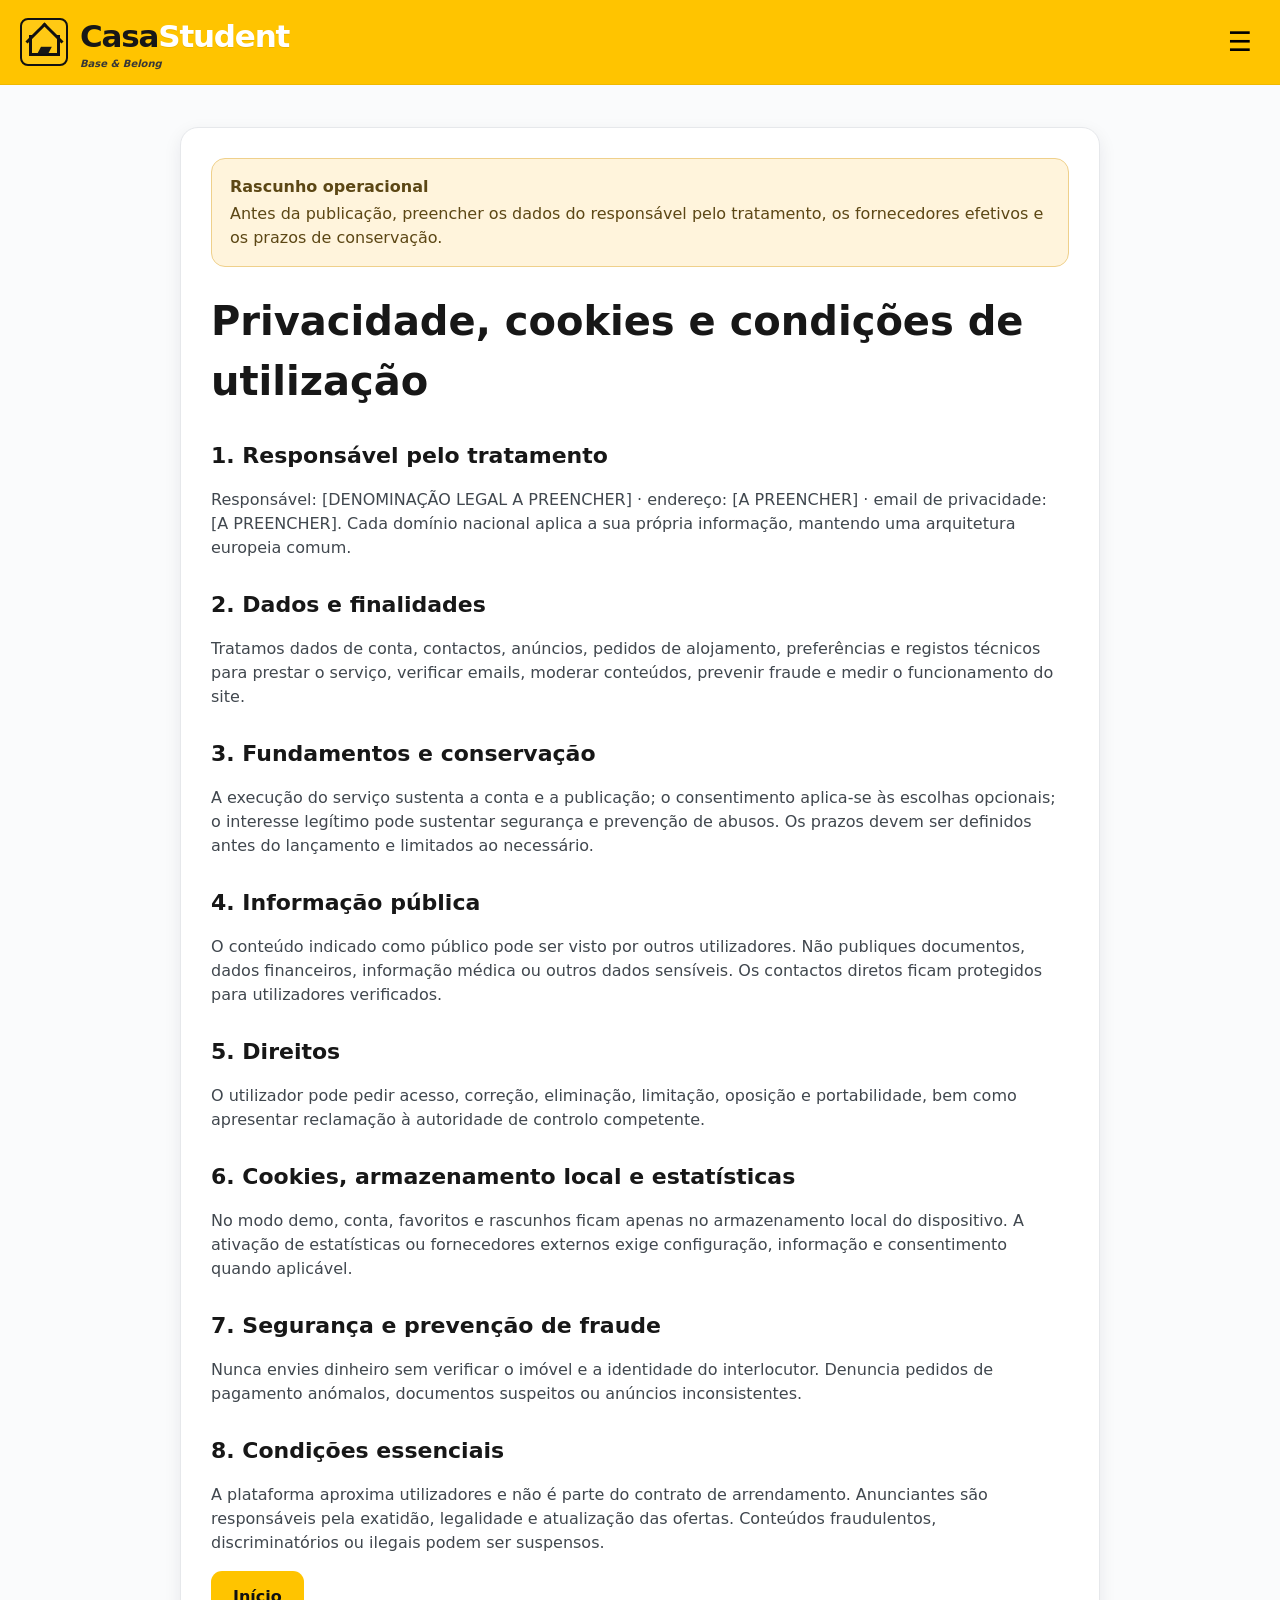
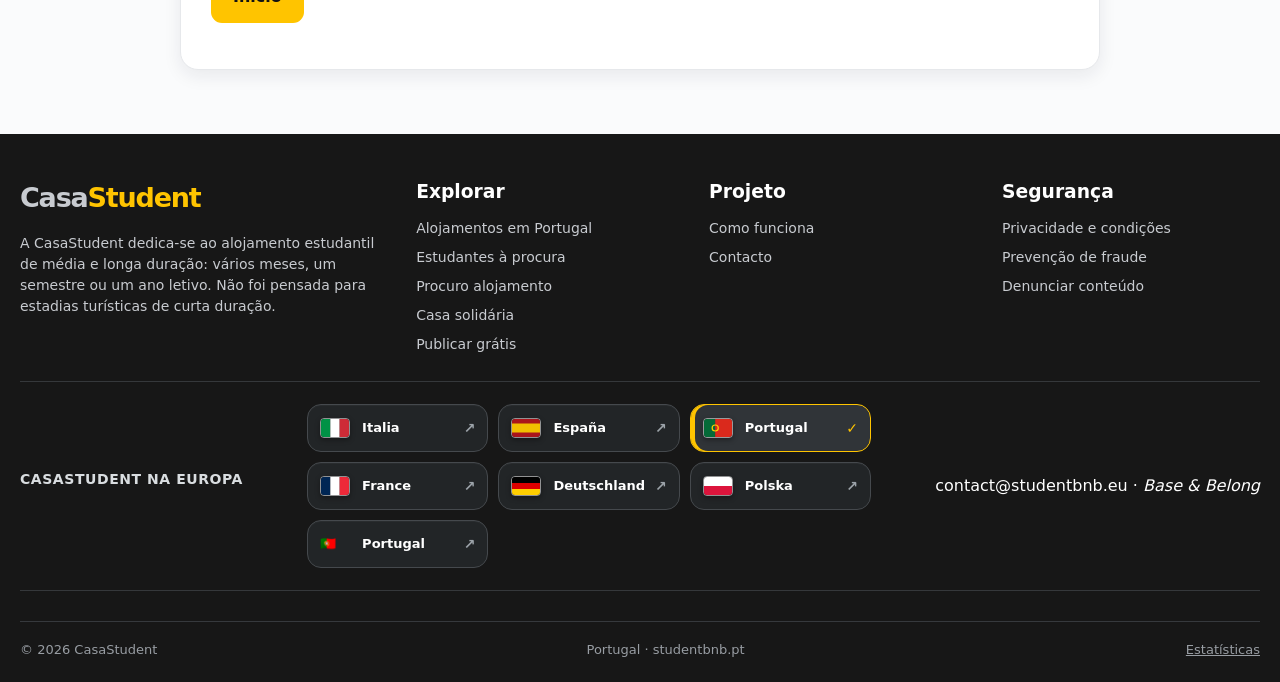
<file: privacidade.html>
<!doctype html><html lang="pt"><head><meta charset="utf-8"><meta name="viewport" content="width=device-width,initial-scale=1"><meta name="theme-color" content="#ffc400"><link rel="stylesheet" href="assets/css/style.css"><link rel="stylesheet" href="assets/css/country.css"><title>Privacidade, cookies e condições de utilização | StudentBnB</title><meta name="description" content="Antes da publicação, preencher os dados do responsável pelo tratamento, os fornecedores efetivos e os prazos de conservação."><link rel="canonical" href="https://studentbnb.pt/privacidade.html"></head><body><header class="site-header"><div class="container header-inner">
<a class="brand" href="index.html" aria-label="StudentBnB home"><span class="brand-icon" aria-hidden="true"><span class="brand-cap">▰</span></span><span>Student<strong>BnB</strong><small>Encontra o teu quarto. Vive a tua cidade.</small></span></a>
<button class="menu-button" aria-label="Menu" aria-expanded="false">☰</button>
<nav class="main-nav" aria-label="Navegação principal"><a href="index.html#how">Como funciona</a><a href="estudantes.html">Estudantes à procura</a><a class="nav-social-link" href="casa-solidaria.html">Casa solidária</a><a href="index.html#faq">FAQ</a><a href="index.html#contact">Contacto</a><a class="nav-feature-link" href="procuro.html">Procuro alojamento</a><a class="header-cta" href="publicar.html">Publicar grátis</a><a class="account-link" href="#" data-login>♙ <span data-account-label>Entrar</span></a></nav>
</div></header><main class="legal-content"><div class="container"><article class="legal-card card"><div class="legal-draft"><strong>Rascunho operacional</strong>Antes da publicação, preencher os dados do responsável pelo tratamento, os fornecedores efetivos e os prazos de conservação.</div><h1>Privacidade, cookies e condições de utilização</h1><p>Versão: 21/08/2026 · countryCode PT</p><section><h2>1. Responsável pelo tratamento</h2><p>Responsável: [DENOMINAÇÃO LEGAL A PREENCHER] · endereço: [A PREENCHER] · email de privacidade: [A PREENCHER]. Cada domínio nacional aplica a sua própria informação, mantendo uma arquitetura europeia comum.</p></section><section><h2>2. Dados e finalidades</h2><p>Tratamos dados de conta, contactos, anúncios, pedidos de alojamento, preferências e registos técnicos para prestar o serviço, verificar emails, moderar conteúdos, prevenir fraude e medir o funcionamento do site.</p></section><section><h2>3. Fundamentos e conservação</h2><p>A execução do serviço sustenta a conta e a publicação; o consentimento aplica-se às escolhas opcionais; o interesse legítimo pode sustentar segurança e prevenção de abusos. Os prazos devem ser definidos antes do lançamento e limitados ao necessário.</p></section><section><h2>4. Informação pública</h2><p>O conteúdo indicado como público pode ser visto por outros utilizadores. Não publiques documentos, dados financeiros, informação médica ou outros dados sensíveis. Os contactos diretos ficam protegidos para utilizadores verificados.</p></section><section><h2>5. Direitos</h2><p>O utilizador pode pedir acesso, correção, eliminação, limitação, oposição e portabilidade, bem como apresentar reclamação à autoridade de controlo competente.</p></section><section><h2>6. Cookies, armazenamento local e estatísticas</h2><p>No modo demo, conta, favoritos e rascunhos ficam apenas no armazenamento local do dispositivo. A ativação de estatísticas ou fornecedores externos exige configuração, informação e consentimento quando aplicável.</p></section><section id="security"><h2>7. Segurança e prevenção de fraude</h2><p>Nunca envies dinheiro sem verificar o imóvel e a identidade do interlocutor. Denuncia pedidos de pagamento anómalos, documentos suspeitos ou anúncios inconsistentes.</p></section><section><h2>8. Condições essenciais</h2><p>A plataforma aproxima utilizadores e não é parte do contrato de arrendamento. Anunciantes são responsáveis pela exatidão, legalidade e atualização das ofertas. Conteúdos fraudulentos, discriminatórios ou ilegais podem ser suspensos.</p></section><p><a class="btn btn-yellow" href="index.html">Início</a></p></article></div></main><footer class="site-footer" id="contact"><div class="container"><div class="footer-grid">
<div><a class="brand" href="index.html" style="font-size:27px"><span>Student<strong>BnB</strong></span></a><p>O ponto de encontro entre estudantes e proprietários. Simples, transparente e gratuito.</p></div>
<div><h3>Explorar</h3><div class="footer-links"><a href="cidade.html">Alojamentos em Portugal</a><a href="estudantes.html">Estudantes à procura</a><a href="procuro.html">Procuro alojamento</a><a href="casa-solidaria.html">Casa solidária</a><a href="publicar.html">Publicar grátis</a></div></div>
<div><h3>Projeto</h3><div class="footer-links"><a href="index.html#how">Como funciona</a><a href="index.html#faq">FAQ</a><a href="index.html#contact">Contacto</a></div></div>
<div><h3>Segurança</h3><div class="footer-links"><a href="privacidade.html">Privacidade e condições</a><a href="privacidade.html#security">Prevenção de fraude</a><a href="mailto:denuncias@studentbnb.pt">Denunciar conteúdo</a></div></div>
</div><div class="footer-international"><strong>StudentBnB na Europa</strong><div class="footer-country-links" data-network></div></div><div class="footer-bottom"><span>© 2026 StudentBnB</span><span>Portugal · studentbnb.pt</span></div></div></footer><div class="modal-backdrop" id="login-modal" role="dialog" aria-modal="true" aria-labelledby="login-title"><div class="modal"><button class="modal-close" data-close-modal aria-label="Fechar">×</button><h2 id="login-title">Entrar</h2><p>Consulta o teu email para concluir a verificação.</p><form id="login-form"><div class="field"><label for="login-email">Email</label><input id="login-email" name="email" type="email" required autocomplete="email" placeholder="name@email.com"></div><button class="btn btn-yellow btn-block" type="submit">Confirmar e continuar</button></form></div></div><div id="toast" class="toast" role="status" aria-live="polite"></div><script src="assets/js/config.js"></script><script src="assets/js/data.js"></script><script src="assets/js/api.js"></script><script src="assets/js/app.js"></script></body></html>
</file>
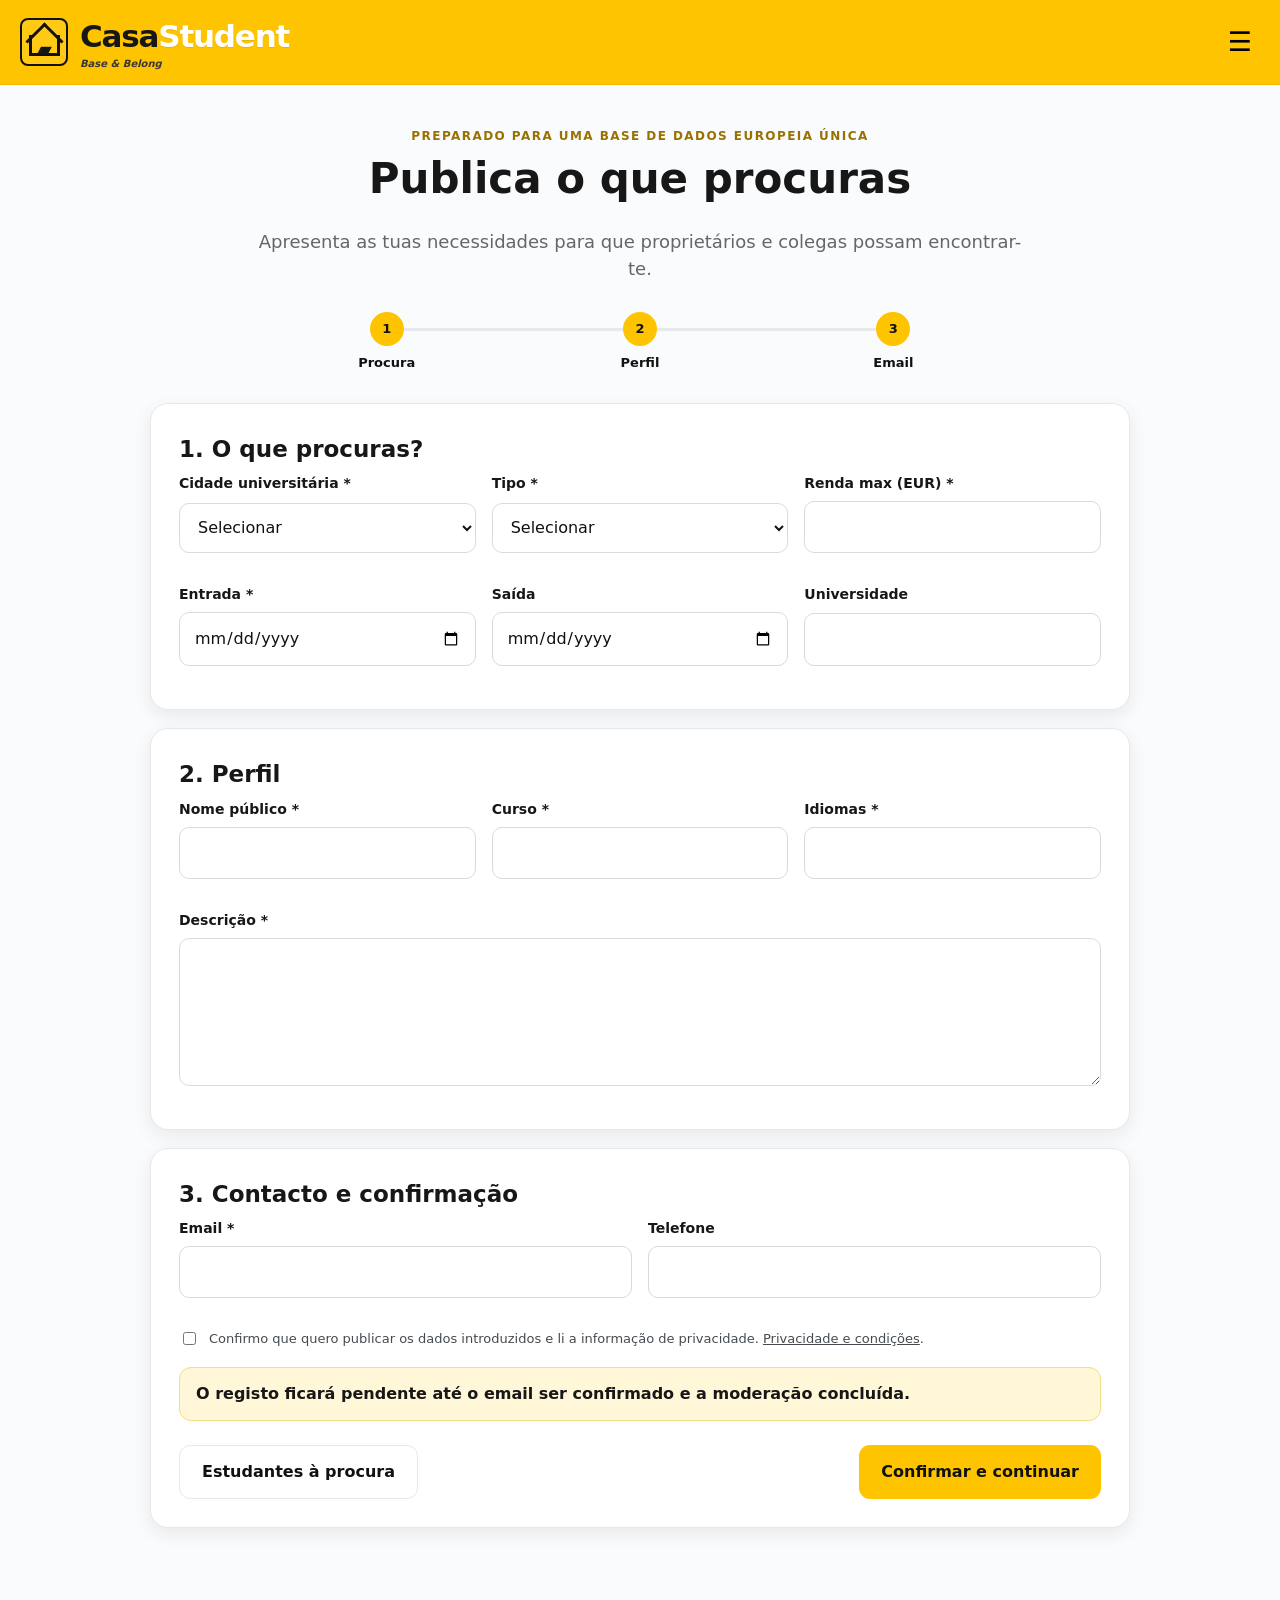
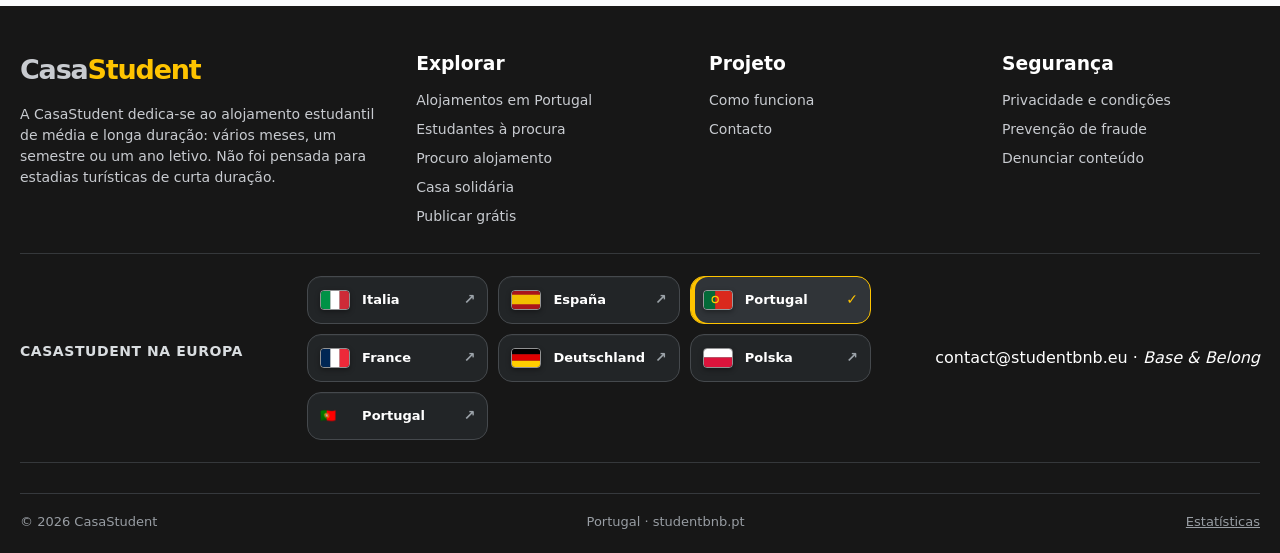
<file: procuro.html>
<!doctype html><html lang="pt"><head><meta charset="utf-8"><meta name="viewport" content="width=device-width,initial-scale=1"><meta name="theme-color" content="#ffc400"><link rel="stylesheet" href="assets/css/style.css"><link rel="stylesheet" href="assets/css/country.css"><title>Publica o que procuras | StudentBnB</title><meta name="description" content="Apresenta as tuas necessidades para que proprietários e colegas possam encontrar-te."><link rel="canonical" href="https://studentbnb.pt/procuro.html"></head><body><header class="site-header"><div class="container header-inner">
<a class="brand" href="index.html" aria-label="StudentBnB home"><span class="brand-icon" aria-hidden="true"><span class="brand-cap">▰</span></span><span>Student<strong>BnB</strong><small>Encontra o teu quarto. Vive a tua cidade.</small></span></a>
<button class="menu-button" aria-label="Menu" aria-expanded="false">☰</button>
<nav class="main-nav" aria-label="Navegação principal"><a href="index.html#how">Como funciona</a><a href="estudantes.html">Estudantes à procura</a><a class="nav-social-link" href="casa-solidaria.html">Casa solidária</a><a href="index.html#faq">FAQ</a><a href="index.html#contact">Contacto</a><a class="nav-feature-link" href="procuro.html">Procuro alojamento</a><a class="header-cta" href="publicar.html">Publicar grátis</a><a class="account-link" href="#" data-login>♙ <span data-account-label>Entrar</span></a></nav>
</div></header><main class="form-shell"><div class="container"><div class="form-heading"><span class="kicker">Preparado para uma base de dados europeia única</span><h1>Publica o que procuras</h1><p>Apresenta as tuas necessidades para que proprietários e colegas possam encontrar-te.</p></div><div class="progress three"><div class="progress-step active" data-step="1"><span>Procura</span></div><div class="progress-step active" data-step="2"><span>Perfil</span></div><div class="progress-step active" data-step="3"><span>Email</span></div></div><form id="student-request-form" class="publish-form"><input type="hidden" name="countryCode" value="PT"><section class="form-section card"><h2>1. O que procuras?</h2><div class="form-grid three"><div class="field"><label for="request-city">Cidade universitária *</label><select id="request-city" name="city" required></select></div><div class="field"><label for="request-type">Tipo *</label><select id="request-type" name="type" required><option value="">Selecionar</option><option>Quarto individual</option><option>Lugar em quarto partilhado</option><option>Estúdio</option><option>Apartamento T1</option><option>Apartamento</option></select></div><div class="field"><label for="request-budget">Renda max (EUR) *</label><input id="request-budget" name="budget" type="number" min="1" required></div><div class="field"><label for="request-from">Entrada *</label><input id="request-from" name="available_from" type="date" required></div><div class="field"><label for="request-to">Saída</label><input id="request-to" name="available_to" type="date"></div><div class="field"><label for="university">Universidade</label><input id="university" name="university"></div></div></section><section class="form-section card"><h2>2. Perfil</h2><div class="form-grid three"><div class="field"><label for="name">Nome público *</label><input id="name" name="name" required></div><div class="field"><label for="course">Curso *</label><input id="course" name="course" required></div><div class="field"><label for="languages">Idiomas *</label><input id="languages" name="languages" required></div><div class="field full"><label for="bio">Descrição *</label><textarea id="bio" name="bio" rows="5" required></textarea></div></div></section><section class="form-section card"><h2>3. Contacto e confirmação</h2><div class="form-grid"><div class="field"><label for="student-email">Email *</label><input id="student-email" name="email" type="email" required autocomplete="email"></div><div class="field"><label for="student-phone">Telefone</label><input id="student-phone" name="phone" autocomplete="tel"></div></div><label class="form-consent"><input type="checkbox" required><span>Confirmo que quero publicar os dados introduzidos e li a informação de privacidade. <a href="privacidade.html">Privacidade e condições</a>.</span></label><div class="notice" style="margin-top:18px"><strong>O registo ficará pendente até o email ser confirmado e a moderação concluída.</strong></div><div class="form-actions"><a class="btn btn-white" href="estudantes.html">Estudantes à procura</a><button class="btn btn-yellow" type="submit">Confirmar e continuar</button></div><div class="verification-panel" id="verification-panel"><h3>Consulta o teu email para concluir a verificação.</h3><p data-verification-message></p><a class="btn btn-blue" data-demo-confirm hidden href="#">Simular confirmação do email</a></div></section></form></div></main><footer class="site-footer" id="contact"><div class="container"><div class="footer-grid">
<div><a class="brand" href="index.html" style="font-size:27px"><span>Student<strong>BnB</strong></span></a><p>O ponto de encontro entre estudantes e proprietários. Simples, transparente e gratuito.</p></div>
<div><h3>Explorar</h3><div class="footer-links"><a href="cidade.html">Alojamentos em Portugal</a><a href="estudantes.html">Estudantes à procura</a><a href="procuro.html">Procuro alojamento</a><a href="casa-solidaria.html">Casa solidária</a><a href="publicar.html">Publicar grátis</a></div></div>
<div><h3>Projeto</h3><div class="footer-links"><a href="index.html#how">Como funciona</a><a href="index.html#faq">FAQ</a><a href="index.html#contact">Contacto</a></div></div>
<div><h3>Segurança</h3><div class="footer-links"><a href="privacidade.html">Privacidade e condições</a><a href="privacidade.html#security">Prevenção de fraude</a><a href="mailto:denuncias@studentbnb.pt">Denunciar conteúdo</a></div></div>
</div><div class="footer-international"><strong>StudentBnB na Europa</strong><div class="footer-country-links" data-network></div></div><div class="footer-bottom"><span>© 2026 StudentBnB</span><span>Portugal · studentbnb.pt</span></div></div></footer><div class="modal-backdrop" id="login-modal" role="dialog" aria-modal="true" aria-labelledby="login-title"><div class="modal"><button class="modal-close" data-close-modal aria-label="Fechar">×</button><h2 id="login-title">Entrar</h2><p>Consulta o teu email para concluir a verificação.</p><form id="login-form"><div class="field"><label for="login-email">Email</label><input id="login-email" name="email" type="email" required autocomplete="email" placeholder="name@email.com"></div><button class="btn btn-yellow btn-block" type="submit">Confirmar e continuar</button></form></div></div><div id="toast" class="toast" role="status" aria-live="polite"></div><script src="assets/js/config.js"></script><script src="assets/js/data.js"></script><script src="assets/js/api.js"></script><script src="assets/js/app.js"></script></body></html>
</file>
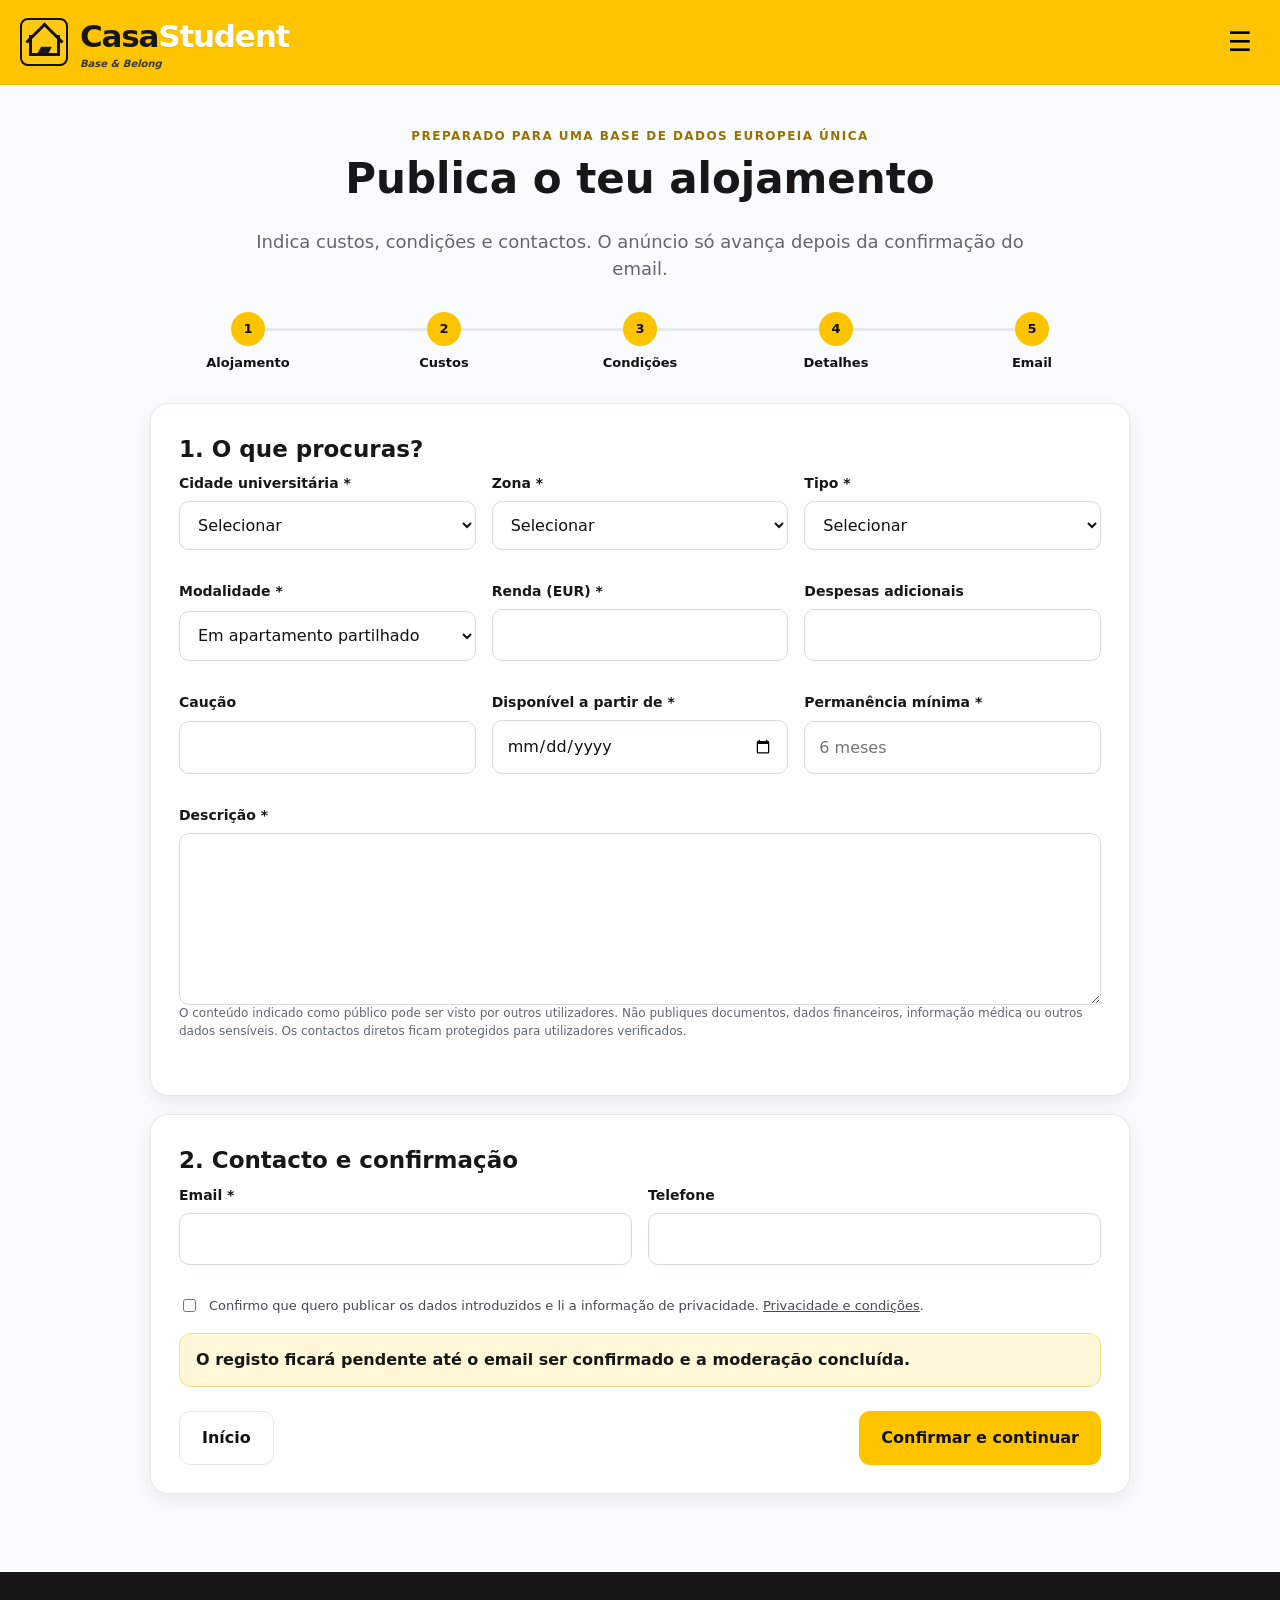
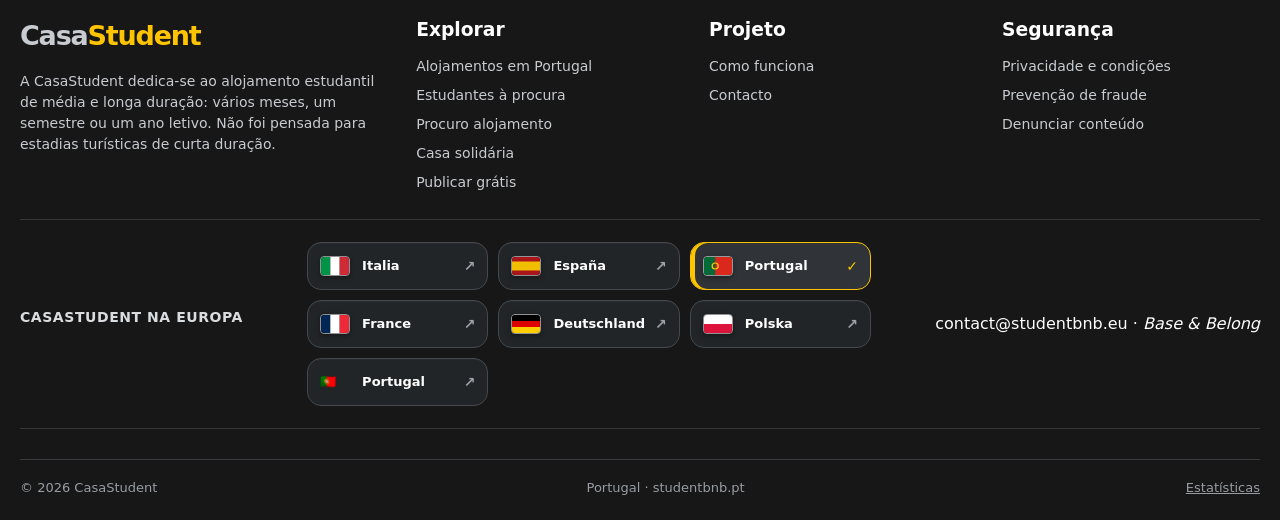
<file: publicar.html>
<!doctype html><html lang="pt"><head><meta charset="utf-8"><meta name="viewport" content="width=device-width,initial-scale=1"><meta name="theme-color" content="#ffc400"><link rel="stylesheet" href="assets/css/style.css"><link rel="stylesheet" href="assets/css/country.css"><title>Publica o teu alojamento | StudentBnB</title><meta name="description" content="Indica custos, condições e contactos. O anúncio só avança depois da confirmação do email."><link rel="canonical" href="https://studentbnb.pt/publicar.html"></head><body><header class="site-header"><div class="container header-inner">
<a class="brand" href="index.html" aria-label="StudentBnB home"><span class="brand-icon" aria-hidden="true"><span class="brand-cap">▰</span></span><span>Student<strong>BnB</strong><small>Encontra o teu quarto. Vive a tua cidade.</small></span></a>
<button class="menu-button" aria-label="Menu" aria-expanded="false">☰</button>
<nav class="main-nav" aria-label="Navegação principal"><a href="index.html#how">Como funciona</a><a href="estudantes.html">Estudantes à procura</a><a class="nav-social-link" href="casa-solidaria.html">Casa solidária</a><a href="index.html#faq">FAQ</a><a href="index.html#contact">Contacto</a><a class="nav-feature-link" href="procuro.html">Procuro alojamento</a><a class="header-cta" href="publicar.html">Publicar grátis</a><a class="account-link" href="#" data-login>♙ <span data-account-label>Entrar</span></a></nav>
</div></header><main class="form-shell"><div class="container"><div class="form-heading"><span class="kicker">Preparado para uma base de dados europeia única</span><h1>Publica o teu alojamento</h1><p>Indica custos, condições e contactos. O anúncio só avança depois da confirmação do email.</p></div><div class="progress five"><div class="progress-step active" data-step="1"><span>Alojamento</span></div><div class="progress-step active" data-step="2"><span>Custos</span></div><div class="progress-step active" data-step="3"><span>Condições</span></div><div class="progress-step active" data-step="4"><span>Detalhes</span></div><div class="progress-step active" data-step="5"><span>Email</span></div></div><form id="publish-form" class="publish-form"><input type="hidden" name="countryCode" value="PT"><section class="form-section card"><h2>1. O que procuras?</h2><div class="form-grid three"><div class="field"><label for="city">Cidade universitária *</label><select id="city" name="city" required></select></div><div class="field"><label for="zone">Zona *</label><select id="zone" name="zone" required><option value="">Selecionar</option></select></div><div class="field"><label for="type">Tipo *</label><select id="type" name="type" required><option value="">Selecionar</option><option>Quarto individual</option><option>Lugar em quarto partilhado</option><option>Estúdio</option><option>Apartamento T1</option><option>Apartamento</option></select></div><div class="field"><label for="arrangement">Modalidade *</label><select id="arrangement" name="arrangement" required><option>Em apartamento partilhado</option><option>Apartamento completo</option><option>Residência de estudantes</option><option>Tudo incluído</option><option>Alojamento intergeracional</option></select></div><div class="field"><label for="price">Renda (EUR) *</label><input id="price" name="price" type="number" min="1" required></div><div class="field"><label for="expensesAmount">Despesas adicionais</label><input id="expensesAmount" name="expenses_amount" type="number" min="0"></div><div class="field"><label for="deposit">Caução</label><input id="deposit" name="deposit" type="number" min="0"></div><div class="field"><label for="availableFrom">Disponível a partir de *</label><input id="availableFrom" name="available_from" type="date" required></div><div class="field"><label for="minimumStay">Permanência mínima *</label><input id="minimumStay" name="minimum_stay" required placeholder="6 meses"></div><div class="field full"><label for="description">Descrição *</label><textarea id="description" name="description" rows="6" required></textarea><p class="form-row-note">O conteúdo indicado como público pode ser visto por outros utilizadores. Não publiques documentos, dados financeiros, informação médica ou outros dados sensíveis. Os contactos diretos ficam protegidos para utilizadores verificados.</p></div></div></section><section class="form-section card"><h2>2. Contacto e confirmação</h2><div class="form-grid"><div class="field"><label for="email">Email *</label><input id="email" name="email" type="email" required autocomplete="email"></div><div class="field"><label for="phone">Telefone</label><input id="phone" name="phone" autocomplete="tel"></div></div><label class="form-consent"><input type="checkbox" required><span>Confirmo que quero publicar os dados introduzidos e li a informação de privacidade. <a href="privacidade.html">Privacidade e condições</a>.</span></label><div class="notice" style="margin-top:18px"><strong>O registo ficará pendente até o email ser confirmado e a moderação concluída.</strong></div><div class="form-actions"><a class="btn btn-white" href="index.html">Início</a><button class="btn btn-yellow" type="submit">Confirmar e continuar</button></div><div class="verification-panel" id="verification-panel"><h3>Consulta o teu email para concluir a verificação.</h3><p data-verification-message></p><a class="btn btn-blue" data-demo-confirm hidden href="#">Simular confirmação do email</a></div></section></form></div></main><footer class="site-footer" id="contact"><div class="container"><div class="footer-grid">
<div><a class="brand" href="index.html" style="font-size:27px"><span>Student<strong>BnB</strong></span></a><p>O ponto de encontro entre estudantes e proprietários. Simples, transparente e gratuito.</p></div>
<div><h3>Explorar</h3><div class="footer-links"><a href="cidade.html">Alojamentos em Portugal</a><a href="estudantes.html">Estudantes à procura</a><a href="procuro.html">Procuro alojamento</a><a href="casa-solidaria.html">Casa solidária</a><a href="publicar.html">Publicar grátis</a></div></div>
<div><h3>Projeto</h3><div class="footer-links"><a href="index.html#how">Como funciona</a><a href="index.html#faq">FAQ</a><a href="index.html#contact">Contacto</a></div></div>
<div><h3>Segurança</h3><div class="footer-links"><a href="privacidade.html">Privacidade e condições</a><a href="privacidade.html#security">Prevenção de fraude</a><a href="mailto:denuncias@studentbnb.pt">Denunciar conteúdo</a></div></div>
</div><div class="footer-international"><strong>StudentBnB na Europa</strong><div class="footer-country-links" data-network></div></div><div class="footer-bottom"><span>© 2026 StudentBnB</span><span>Portugal · studentbnb.pt</span></div></div></footer><div class="modal-backdrop" id="login-modal" role="dialog" aria-modal="true" aria-labelledby="login-title"><div class="modal"><button class="modal-close" data-close-modal aria-label="Fechar">×</button><h2 id="login-title">Entrar</h2><p>Consulta o teu email para concluir a verificação.</p><form id="login-form"><div class="field"><label for="login-email">Email</label><input id="login-email" name="email" type="email" required autocomplete="email" placeholder="name@email.com"></div><button class="btn btn-yellow btn-block" type="submit">Confirmar e continuar</button></form></div></div><div id="toast" class="toast" role="status" aria-live="polite"></div><script src="assets/js/config.js"></script><script src="assets/js/data.js"></script><script src="assets/js/api.js"></script><script src="assets/js/app.js"></script></body></html>
</file>
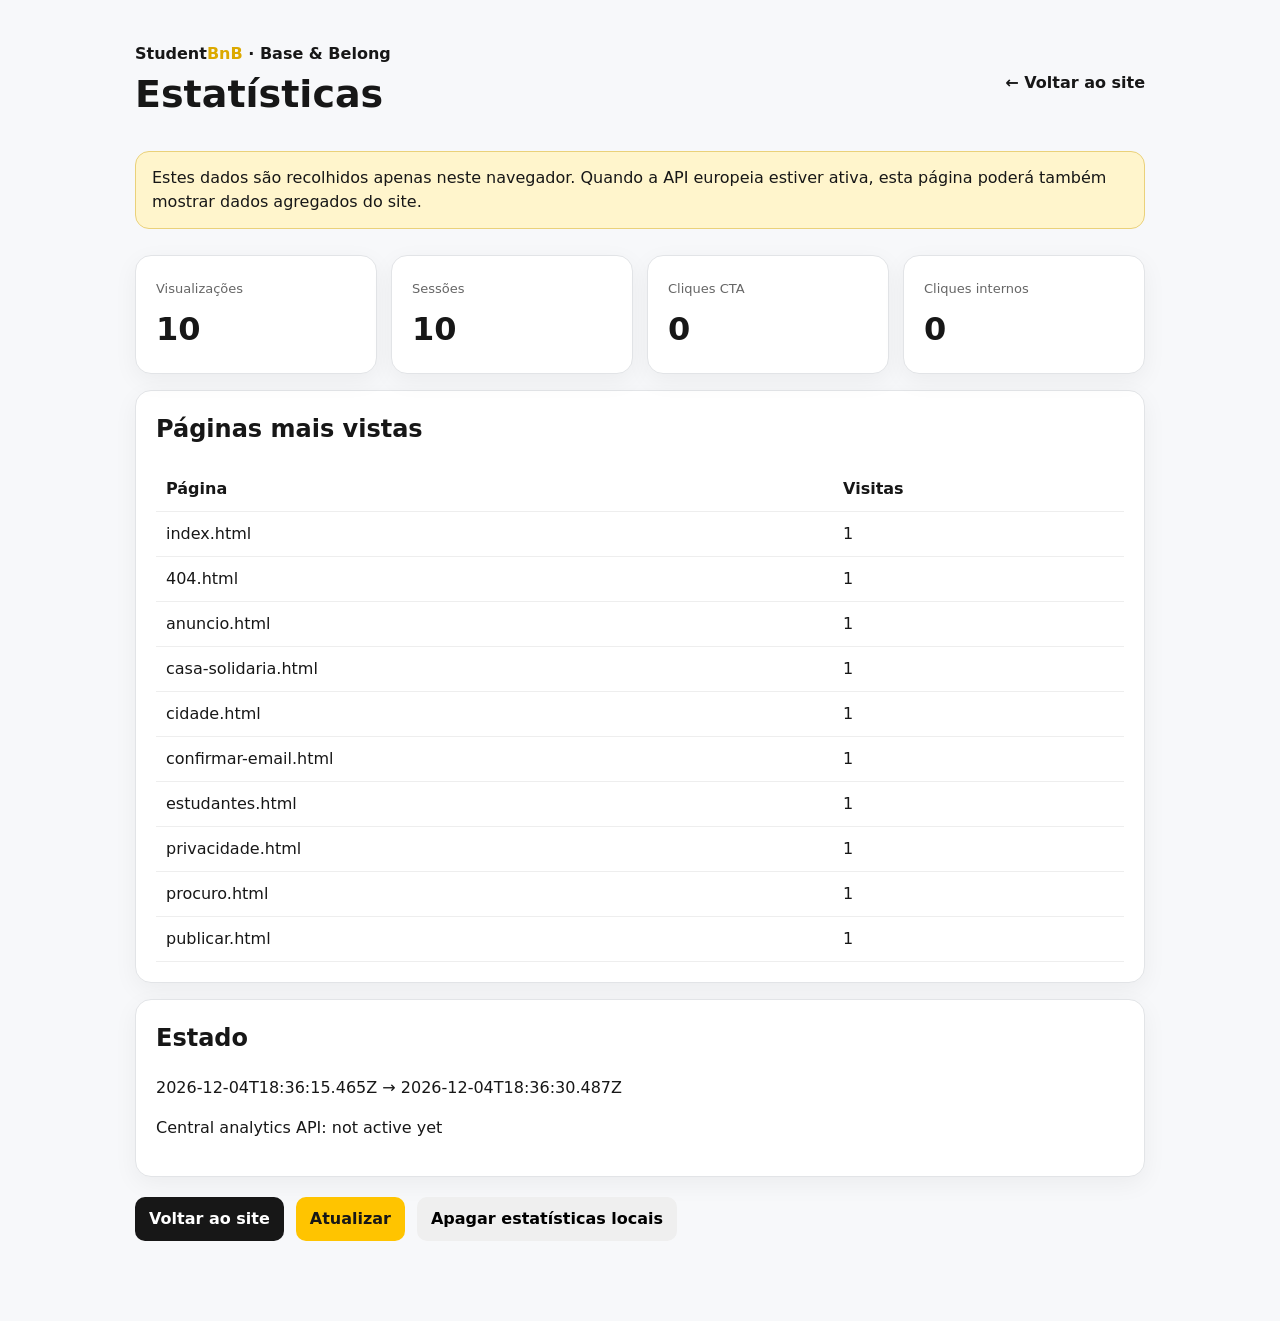
<file: stats.html>
<!doctype html><html><head><meta charset="utf-8"><meta name="viewport" content="width=device-width,initial-scale=1"><meta name="robots" content="noindex,nofollow"><link rel="stylesheet" href="assets/css/style.css"><title>StudentBnB Statistics</title><style>body{background:#f7f8fa}.stats-wrap{max-width:1050px;margin:0 auto;padding:42px 20px 80px}.stats-head{display:flex;justify-content:space-between;align-items:center;gap:20px;margin-bottom:28px}.stats-head h1{margin:0;font-size:38px}.stats-head a{font-weight:800}.stats-note{background:#fff5cc;border:1px solid #ead17a;border-radius:14px;padding:14px 16px;margin:18px 0 26px}.stats-grid{display:grid;grid-template-columns:repeat(4,1fr);gap:14px}.stats-card{background:#fff;border:1px solid #e2e4e7;border-radius:16px;padding:20px;box-shadow:0 7px 24px rgba(0,0,0,.05)}.stats-card b{display:block;font-size:32px;margin-top:5px}.stats-card span{color:#666;font-size:13px}.stats-wide{margin-top:16px}.stats-wide h2{margin-top:0}.stats-table{width:100%;border-collapse:collapse}.stats-table td,.stats-table th{padding:10px;border-bottom:1px solid #eee;text-align:left}.stats-actions{margin-top:20px;display:flex;gap:12px;flex-wrap:wrap}.stats-actions button,.stats-actions a{border:0;border-radius:10px;padding:10px 14px;font-weight:800;cursor:pointer;text-decoration:none}.primary{background:#ffc400;color:#171717}.secondary{background:#171717;color:#fff}@media(max-width:760px){.stats-grid{grid-template-columns:repeat(2,1fr)}.stats-head{align-items:flex-start;flex-direction:column}}</style></head><body><main class="stats-wrap"><div class="stats-head"><div><div style="font-weight:900">Student<span style="color:#dca900">BnB</span> · Base &amp; Belong</div><h1 id="stats-title">Statistics</h1></div><a href="index.html" id="back">← Home</a></div><div class="stats-note" id="stats-note"></div><div class="stats-grid"><div class="stats-card"><span id="l-views">Page views</span><b id="views">0</b></div><div class="stats-card"><span id="l-sessions">Sessions</span><b id="sessions">0</b></div><div class="stats-card"><span id="l-cta">CTA clicks</span><b id="cta">0</b></div><div class="stats-card"><span id="l-links">Internal clicks</span><b id="links">0</b></div></div><section class="stats-card stats-wide"><h2 id="l-pages">Most viewed pages</h2><table class="stats-table"><thead><tr><th id="l-page">Page</th><th id="l-count">Views</th></tr></thead><tbody id="page-rows"></tbody></table></section><section class="stats-card stats-wide"><h2 id="l-status">Status</h2><p id="period"></p><p id="central"></p></section><div class="stats-actions"><a class="secondary" href="index.html" id="back2">Home</a><button class="primary" id="refresh">Refresh</button><button id="reset">Reset local statistics</button></div></main><script src="assets/js/config.js"></script><script src="assets/js/analytics.js?v=20260824"></script><script src="assets/js/stats-dashboard.js"></script></body></html>
</file>
<file: assets/css/style.css>
:root{
  --yellow:#ffc400;
  --yellow-dark:#e9ad00;
  --yellow-soft:#fff7d8;
  --ink:#171717;
  --muted:#62676d;
  --line:#e6e8eb;
  --paper:#ffffff;
  --green:#159447;
  --green-soft:#eaf8ef;
  --orange:#e98200;
  --orange-soft:#fff2df;
  --blue:#168bd2;
  --violet:#6b55a1;
  --violet-soft:#f3effb;
  --shadow:0 12px 35px rgba(20,31,45,.10);
  --shadow-sm:0 6px 18px rgba(20,31,45,.08);
  --radius:18px;
  --max:1240px;
}
*{box-sizing:border-box}
html{scroll-behavior:smooth}
body{margin:0;font-family:Inter,ui-sans-serif,system-ui,-apple-system,BlinkMacSystemFont,"Segoe UI",sans-serif;color:var(--ink);background:#fff;line-height:1.5}
img{max-width:100%;display:block}
a{color:inherit;text-decoration:none}
button,input,select,textarea{font:inherit}
button{cursor:pointer}
.container{width:min(var(--max),calc(100% - 40px));margin-inline:auto}
.visually-hidden{position:absolute!important;width:1px;height:1px;padding:0;margin:-1px;overflow:hidden;clip:rect(0,0,0,0);white-space:nowrap;border:0}
.hidden{display:none!important}

/* Header */
.site-header{position:sticky;top:0;z-index:50;background:var(--yellow);border-bottom:1px solid rgba(0,0,0,.06)}
.header-inner{height:84px;display:flex;align-items:center;gap:28px}
.brand{display:flex;align-items:center;gap:12px;font-size:31px;font-weight:900;letter-spacing:-1.2px;white-space:nowrap}
.brand-icon{width:48px;height:48px;border:2.5px solid #111;border-radius:8px;display:grid;place-items:center;position:relative;background:rgba(255,255,255,.08)}
.brand-icon:before{content:"";width:25px;height:18px;border:3px solid #111;border-top:0;position:absolute;bottom:8px}
.brand-icon:after{content:"";position:absolute;width:24px;height:24px;border-left:3px solid #111;border-top:3px solid #111;transform:rotate(45deg);top:8px}
.brand-cap{position:absolute;z-index:2;font-size:19px;top:14px}
.brand strong{color:white;text-shadow:0 1px 0 rgba(0,0,0,.08)}
.brand small{display:block;font-size:10px;font-weight:600;letter-spacing:0;color:#373737;margin-top:-4px}
.main-nav{margin-left:auto;display:flex;align-items:center;gap:18px;font-size:15px;font-weight:650}
.main-nav a:hover{text-decoration:underline;text-underline-offset:5px}
.header-cta{background:#fff;padding:15px 22px;border-radius:10px;box-shadow:var(--shadow-sm);font-weight:800!important;text-decoration:none!important}
.publish-menu{position:relative}
.publish-menu>.header-cta{display:flex;align-items:center;gap:8px;white-space:nowrap}
.publish-menu>.header-cta:after{content:"▾";font-size:12px;transition:.18s transform}
.publish-menu.open>.header-cta:after{transform:rotate(180deg)}
.publish-choice-menu{position:absolute;right:0;top:calc(100% + 10px);z-index:80;width:340px;padding:8px;background:#fff;border:1px solid var(--line);border-radius:14px;box-shadow:0 18px 45px rgba(20,31,45,.18)}
.publish-choice-menu[hidden]{display:none}
.publish-choice-menu a{display:grid;grid-template-columns:42px 1fr auto;align-items:center;gap:11px;padding:13px;border-radius:10px;color:#171717;text-decoration:none!important}
.publish-choice-menu a:hover,.publish-choice-menu a:focus{background:var(--yellow-soft);text-decoration:none}
.publish-choice-menu .choice-icon{width:42px;height:42px;border-radius:10px;background:#fff0b8;display:grid;place-items:center;font-size:22px}
.publish-choice-menu strong{display:block;font-size:15px}
.publish-choice-menu small{display:block;color:var(--muted);font-weight:500;line-height:1.3;margin-top:2px}
.publish-choice-menu b{font-size:21px}
.account-link{display:flex;align-items:center;gap:8px}
.menu-button{display:none;border:0;background:transparent;font-size:27px;padding:8px}

/* Common */
.btn{border:0;border-radius:11px;padding:14px 22px;font-weight:800;display:inline-flex;align-items:center;justify-content:center;gap:9px;transition:.2s transform,.2s box-shadow,.2s background}
.btn:hover{transform:translateY(-1px);box-shadow:var(--shadow-sm)}
.btn-yellow{background:var(--yellow);color:#111}
.btn-dark{background:#171717;color:#fff}
.btn-white{background:#fff;color:#111;border:1px solid var(--line)}
.btn-green{background:#13a34a;color:#fff}
.btn-blue{background:#168bd2;color:#fff}
.btn-block{width:100%}
.section-title{font-size:34px;line-height:1.15;margin:0 0 24px;letter-spacing:-.8px}
.kicker{text-transform:uppercase;letter-spacing:.12em;font-weight:850;color:#997100;font-size:12px}
.card{border:1px solid var(--line);background:#fff;border-radius:var(--radius);box-shadow:var(--shadow-sm)}
.pill{display:inline-flex;align-items:center;gap:6px;background:#eef3f7;color:#4b5967;padding:5px 10px;border-radius:999px;font-size:12px;font-weight:700}
.notice{border-radius:12px;padding:14px 16px;background:var(--yellow-soft);border:1px solid #f4dd82}
.icon-circle{width:58px;height:58px;border-radius:50%;display:grid;place-items:center;background:#fff4cc;font-size:28px}
.breadcrumb{background:var(--yellow);border-top:1px solid rgba(0,0,0,.05);font-size:14px}
.breadcrumb .container{height:44px;display:flex;align-items:center;gap:9px}
.breadcrumb a{font-weight:650}

/* Homepage */
.home-hero{padding:48px 0 20px;overflow:hidden}
.hero-grid{display:grid;grid-template-columns:minmax(360px,.82fr) minmax(560px,1.18fr);align-items:start;gap:20px}
.hero-copy{padding-top:28px;position:relative;z-index:2}
.hero-copy h1{font-size:58px;line-height:1.04;letter-spacing:-2.4px;margin:0 0 24px;max-width:540px}
.hero-copy h1 span{color:var(--yellow-dark)}
.hero-copy>p{font-size:21px;max-width:430px;margin:0 0 28px;color:#333}
.search-card{width:min(390px,100%);padding:24px;border-radius:18px;background:#fff;border:1px solid var(--line);box-shadow:var(--shadow)}
.search-card h2{font-size:24px;margin:0 0 4px}
.search-card p{margin:0 0 18px;color:var(--muted)}
.field{display:grid;gap:7px;margin-bottom:15px}
.field label,.field-label{font-weight:750;font-size:14px}
.field input,.field select,.field textarea,.select-control{width:100%;border:1px solid #d7dade;border-radius:10px;padding:13px 14px;background:#fff;color:#111;outline:none}
.field input:focus,.field select:focus,.field textarea:focus{border-color:#e6b400;box-shadow:0 0 0 4px rgba(255,196,0,.16)}
.explore-map{display:flex;align-items:center;gap:12px;margin-top:24px;color:#424242}
.hero-market-actions{width:min(390px,100%);display:grid;grid-template-columns:1fr 1fr;gap:10px;margin-top:12px}
.hero-market-actions a{padding:12px 13px;border-radius:12px;border:1px solid var(--line);background:#fff;box-shadow:var(--shadow-sm)}
.hero-market-actions a:first-child{background:#171717;color:#fff;border-color:#171717}
.hero-market-actions strong,.hero-market-actions small{display:block}
.hero-market-actions strong{font-size:14px}
.hero-market-actions small{font-size:11px;color:inherit;opacity:.76}
.explore-arrow{font-size:39px;transform:rotate(-15deg)}
.map-stage{position:relative;aspect-ratio:689/845;min-height:0;margin-top:-8px}
.map-stage img{width:100%;height:100%;object-fit:contain;object-position:center top;filter:drop-shadow(0 12px 16px rgba(45,65,85,.07))}
.map-hotspot{position:absolute;border:0;background:rgba(255,196,0,.001);border-radius:18px;z-index:2}
.map-hotspot:hover,.map-hotspot:focus{outline:4px solid rgba(255,196,0,.35);background:rgba(255,196,0,.10)}
.hot-milano{left:9%;top:6%;width:25%;height:14%}
.hot-torino{left:0;top:18%;width:23%;height:15%}
.hot-trento{left:37%;top:5%;width:20%;height:12%}
.hot-padova{left:52%;top:16%;width:23%;height:14%}
.hot-trieste{left:69%;top:18%;width:20%;height:14%}
.hot-bologna{left:43%;top:28%;width:22%;height:13%}
.hot-pisa{left:16%;top:39%;width:19%;height:14%}
.hot-firenze{left:40%;top:41%;width:21%;height:13%}
.hot-ancona{left:65%;top:41%;width:21%;height:13%}
.hot-roma{left:41%;top:57%;width:22%;height:13%}
.hot-bari{left:80%;top:58%;width:20%;height:13%}
.hot-napoli{left:63%;top:72%;width:21%;height:13%}
.hot-cagliari{left:8%;top:73%;width:22%;height:13%}
.hot-palermo{left:48%;top:88%;width:23%;height:12%}
.value-strip{display:grid;grid-template-columns:repeat(3,1fr);gap:24px;margin-top:14px;position:relative;z-index:3;padding-bottom:44px}
.value-item{display:flex;gap:14px;align-items:center}
.value-item h3{font-size:17px;margin:0 0 3px}
.value-item p{font-size:14px;margin:0;color:var(--muted)}
.city-section{border-top:1px solid var(--line);padding:38px 0 54px}
.city-grid{display:grid;grid-template-columns:repeat(8,1fr);gap:14px}
.city-card{position:relative;border-radius:16px;overflow:hidden;aspect-ratio:.68;box-shadow:var(--shadow-sm);transition:.2s transform}
.city-card:hover{transform:translateY(-4px)}
.city-card img{width:100%;height:100%;object-fit:cover}
.city-card:after{display:none}
.city-card strong{position:absolute;width:1px;height:1px;overflow:hidden;clip:rect(0 0 0 0);white-space:nowrap}
.publish-banner{margin:10px 0 38px;background:linear-gradient(90deg,#fff8e4,#fff1bd);border:1px solid #f0d47c;border-radius:18px;display:grid;grid-template-columns:120px minmax(220px,.75fr) minmax(480px,1.45fr);align-items:center;gap:22px;padding:22px 26px;min-height:170px}
.student-illustration{width:96px;height:96px;justify-self:center;background:url("../img/student-publish.svg") center/contain no-repeat;font-size:0;line-height:0}
.publish-banner h3{font-size:26px;margin:0 0 3px}
.publish-banner p{margin:0;color:#444}
.publish-choice-grid{display:grid;grid-template-columns:repeat(3,1fr);gap:12px}
.publish-choice{min-height:104px;display:grid;grid-template-columns:48px 1fr auto;align-items:center;gap:12px;padding:16px;background:#fff;border:1px solid #ecd57c;border-radius:14px;box-shadow:var(--shadow-sm);transition:.18s transform,.18s border-color,.18s box-shadow}
.publish-choice:hover,.publish-choice:focus{transform:translateY(-2px);border-color:#d5ad00;box-shadow:var(--shadow)}
.publish-choice .choice-icon{width:48px;height:48px;display:grid;place-items:center;border-radius:12px;background:var(--yellow-soft);font-size:25px}
.publish-choice strong{display:block;font-size:17px}
.publish-choice small{display:block;color:var(--muted);font-size:12px;line-height:1.35;margin-top:3px}
.publish-choice b{font-size:24px}
.publish-choice.solidarity-choice{border-color:#cfc0e9;background:#fbf9ff}
.publish-choice.solidarity-choice .choice-icon{background:var(--violet-soft)}
.solidarity-home{padding:0 0 54px}
.solidarity-home-grid{display:grid;grid-template-columns:180px minmax(0,1fr) auto;align-items:center;gap:28px;padding:34px;border-radius:22px;background:linear-gradient(125deg,#f4effd,#fff9e8);border:1px solid #d9ccec;box-shadow:var(--shadow-sm)}
.solidarity-visual{height:126px;border-radius:18px;background:#fff;display:flex;align-items:center;justify-content:center;gap:10px;font-size:42px;box-shadow:var(--shadow-sm)}
.solidarity-visual b{font-size:25px;color:var(--violet)}
.solidarity-home h2{font-size:34px;margin:5px 0 8px;line-height:1.08}
.solidarity-home p{max-width:700px;margin:0;color:#45434a}
.solidarity-points{display:flex;gap:14px;flex-wrap:wrap;margin-top:14px;font-size:13px;font-weight:800;color:#554171}
.solidarity-actions{display:grid;gap:10px;min-width:220px}
.solidarity-page-hero{padding:64px 0;background:linear-gradient(120deg,#f2ecfb,#fff8df);border-bottom:1px solid #d9ccec}
.solidarity-page-grid{display:grid;grid-template-columns:minmax(0,1fr) 380px;gap:50px;align-items:center}
.solidarity-page-hero h1{font-size:54px;line-height:1.02;margin:8px 0 18px;letter-spacing:-1.8px}
.solidarity-page-hero p{font-size:19px;color:#45434a;max-width:720px}
.solidarity-page-actions{display:flex;gap:11px;flex-wrap:wrap;margin-top:24px}
.solidarity-card-visual{background:#fff;border:1px solid #d9ccec;border-radius:24px;padding:30px;box-shadow:var(--shadow);text-align:center}
.solidarity-card-visual .solidarity-visual{margin-bottom:18px}
.solidarity-card-visual strong{font-size:22px;display:block}
.solidarity-card-visual p{font-size:14px;margin:8px 0 0}
.solidarity-content{padding:52px 0}
.solidarity-steps{display:grid;grid-template-columns:repeat(4,1fr);gap:16px;margin-top:24px}
.solidarity-step{padding:22px;border:1px solid var(--line);border-radius:16px;background:#fff}
.solidarity-step b{width:38px;height:38px;border-radius:50%;display:grid;place-items:center;background:var(--violet-soft);color:var(--violet);margin-bottom:13px}
.solidarity-step h3{margin:0 0 6px}
.solidarity-step p{margin:0;color:var(--muted);font-size:14px}
.solidarity-safety{margin-top:34px;display:grid;grid-template-columns:1fr 1fr;gap:18px}
.solidarity-safety .info-card:first-child{background:var(--green-soft);border-color:#b9dfc7}
.solidarity-safety .info-card:last-child{background:#fff4f0;border-color:#efc8bb}
.solidarity-example-list{display:grid;grid-template-columns:repeat(2,1fr);gap:10px;margin-top:15px}
.solidarity-example-list span{padding:12px;border-radius:10px;background:#fff;border:1px solid rgba(0,0,0,.08);font-size:13px;font-weight:700}
.stats-strip{display:grid;grid-template-columns:repeat(4,1fr);border:1px solid var(--line);border-radius:18px;padding:24px 12px;margin-bottom:55px}
.stat{display:flex;align-items:center;gap:14px;padding:0 24px;border-right:1px solid var(--line)}
.stat:last-child{border-right:0}
.stat-icon{font-size:30px}
.stat strong{display:block;font-size:20px}
.stat span{color:var(--muted);font-size:13px}

/* City page */
.city-hero{position:relative;min-height:330px;background:#f9efc8;overflow:hidden}
.city-hero-bg{position:absolute;inset:0 0 0 38%;background-size:cover;background-position:center}
.city-hero-bg:before{content:"";position:absolute;inset:0;background:linear-gradient(90deg,#fff3c4 0%,rgba(255,243,196,.9) 10%,rgba(255,243,196,0) 56%)}
.city-hero .container{position:relative;z-index:2;padding-top:48px;padding-bottom:48px}
.city-hero h1{font-size:52px;margin:0 0 4px}
.city-hero h2{font-size:21px;margin:0 0 12px}
.city-hero p{max-width:390px;font-size:17px}
.filters{position:sticky;top:84px;z-index:20;background:#fff;border-bottom:1px solid var(--line);box-shadow:0 7px 18px rgba(20,31,45,.05)}
.filter-grid{display:grid;grid-template-columns:1.2fr 1.2fr 1fr 1fr 1fr 1.1fr;gap:12px;padding:20px 0}
.filter-grid label{font-size:12px;font-weight:800;display:grid;gap:6px}
.filter-grid select,.filter-grid input{border:1px solid var(--line);padding:11px;border-radius:8px;background:#fff;min-width:0}
.city-filter-grid{grid-template-columns:1.15fr 1.1fr .85fr .85fr 1fr 1fr 1fr}
.results-bar{display:flex;align-items:center;justify-content:space-between;margin:30px 0 16px;color:var(--muted)}
.listings{display:grid;gap:12px;padding-bottom:30px}
.listing-card{border:1px solid var(--line);display:grid;grid-template-columns:250px 1fr 190px 46px;border-radius:12px;overflow:hidden;background:#fff;min-height:154px;transition:.18s box-shadow,.18s transform}
.listing-card:hover{box-shadow:var(--shadow);transform:translateY(-1px)}
.listing-image{width:100%;height:100%;min-height:154px;object-fit:cover}
.listing-main{padding:18px 22px}
.listing-title-row{display:flex;align-items:center;gap:10px;flex-wrap:wrap}
.listing-main h3{margin:0;font-size:24px}
.listing-meta{display:flex;gap:24px;margin:12px 0 8px;flex-wrap:wrap}
.listing-submeta{display:flex;gap:22px;color:#3f464d;font-size:14px;flex-wrap:wrap}
.listing-price{display:flex;flex-direction:column;align-items:flex-end;justify-content:center;padding:18px}
.price{font-size:30px;font-weight:900;color:var(--green);white-space:nowrap}
.price small{font-size:13px;color:#222}
.price.expenses-out{color:var(--orange)}
.expenses-badge{font-size:12px;font-weight:800;border-radius:8px;padding:7px 9px;margin-top:8px}
.included{background:var(--green-soft);color:var(--green)}
.excluded{background:var(--orange-soft);color:var(--orange)}
.listing-actions{display:grid;place-items:center;border-left:1px solid var(--line)}
.favorite-button{border:0;background:transparent;font-size:27px;color:#5d6267}
.favorite-button.active{color:#df4756}
.empty-state{text-align:center;padding:60px 20px;border:1px dashed #ccd1d6;border-radius:16px;color:var(--muted)}
.empty-actions{display:flex;justify-content:center;gap:10px;flex-wrap:wrap;margin-top:20px}
.pagination{display:flex;align-items:center;justify-content:center;gap:8px;margin:12px 0 34px}
.page-btn{width:39px;height:39px;border:0;border-radius:7px;background:#fff}
.page-btn.active{background:var(--yellow);font-weight:900}
.tip-strip{display:flex;align-items:center;gap:14px;background:var(--yellow-soft);border:1px solid #f1d87f;border-radius:12px;padding:14px 18px;margin-bottom:45px;position:relative;overflow:hidden}
.tip-strip:after{content:"";background:url("../img/skyline.svg") right bottom/430px auto no-repeat;position:absolute;inset:0;pointer-events:none}

/* Detail */
.detail-page{padding:28px 0 52px}
.detail-title-row{display:grid;grid-template-columns:1fr auto auto;gap:18px;align-items:start;margin-bottom:18px}
.detail-title-row h1{font-size:36px;margin:0 0 10px}
.top-meta{display:flex;gap:22px;flex-wrap:wrap;color:#454b50}
.detail-price{text-align:right}
.detail-price .price{font-size:36px}
.gallery-contact{display:grid;grid-template-columns:minmax(0,1fr) 350px;gap:22px}
.gallery{display:grid;grid-template-columns:minmax(0,1fr) 190px;gap:10px;height:500px}
.main-photo{width:100%;height:500px;object-fit:cover;border-radius:13px}
.thumbs{display:grid;grid-template-rows:repeat(3,1fr);gap:10px}
.thumb{border:0;padding:0;background:none;border-radius:10px;overflow:hidden;position:relative}
.thumb img{width:100%;height:100%;object-fit:cover}
.contact-card{padding:20px;border:1px solid var(--line);border-radius:13px;align-self:stretch}
.contact-card h2{margin:0 0 6px;font-size:20px}
.contact-card p{font-size:14px;margin:0 0 14px}
.contact-stack{display:grid;gap:10px}
.safety-box{margin-top:16px;background:var(--green-soft);border-left:4px solid var(--green);padding:14px;border-radius:8px;font-size:13px}
.distance-strip{display:grid;grid-template-columns:repeat(5,1fr);border:1px solid var(--line);border-radius:12px;margin:20px 0;overflow:hidden}
.distance-item{padding:17px;display:flex;align-items:center;gap:10px;border-right:1px solid var(--line)}
.distance-item:last-child{border-right:0}
.distance-item span{font-size:13px}
.distance-item strong{display:block;font-size:15px}
.detail-grid{display:grid;grid-template-columns:1fr 1fr .72fr;gap:16px;margin-bottom:16px}
.info-card{padding:20px;border:1px solid var(--line);border-radius:12px}
.info-card h2{font-size:18px;margin:0 0 14px}
.definition-list{display:grid;grid-template-columns:1fr 1fr;gap:7px 18px;font-size:14px}
.definition-list dt{color:#555}
.definition-list dd{margin:0;font-weight:650}
.check-list,.bullet-list{margin:0;padding:0;list-style:none;display:grid;gap:9px}
.form-section .bullet-list{margin-bottom:20px}
.check-list li:before{content:"✓";color:var(--green);font-weight:900;margin-right:9px}
.bullet-list li:before{content:"•";color:var(--yellow-dark);font-weight:900;margin-right:9px}
.cost-card{background:#fff9e8}
.cost-card .price{margin:8px 0}
.description-grid{display:grid;grid-template-columns:1.35fr .65fr;gap:16px;margin-bottom:16px}
.description-columns{display:grid;grid-template-columns:1fr 1fr;gap:28px;margin-top:18px}
.map-card img{border-radius:10px;margin-bottom:12px}
.detail-footer-grid{display:grid;grid-template-columns:repeat(3,1fr);gap:16px}

/* Publish */
.form-shell{padding:38px 0 60px;background:#fafbfc}
.form-heading{text-align:center;max-width:780px;margin:0 auto 30px}
.form-heading h1{font-size:42px;margin:0 0 10px}
.form-heading p{color:var(--muted);font-size:18px}
.progress{display:grid;grid-template-columns:repeat(4,1fr);max-width:880px;margin:0 auto 30px}
.progress-step{text-align:center;position:relative;font-size:13px;font-weight:750;color:#777}
.progress-step:before{content:attr(data-step);width:34px;height:34px;border-radius:50%;display:grid;place-items:center;margin:0 auto 7px;background:#e7e9ec;color:#555;position:relative;z-index:2}
.progress-step:not(:last-child):after{content:"";position:absolute;height:3px;background:#e7e9ec;top:16px;left:50%;right:-50%}
.progress-step.active{color:#111}
.progress-step.active:before{background:var(--yellow);color:#111}
.publish-form{max-width:980px;margin:auto}
.form-section{padding:28px;margin-bottom:18px}
.form-section h2{font-size:23px;margin:0 0 7px}
.form-section>p{margin:0 0 22px;color:var(--muted)}
.form-grid{display:grid;grid-template-columns:repeat(2,1fr);gap:16px}
.form-grid.three{grid-template-columns:repeat(3,1fr)}
.full{grid-column:1/-1}
.checkbox-grid{display:grid;grid-template-columns:repeat(3,1fr);gap:10px}
.check-option{display:flex;align-items:center;gap:9px;border:1px solid var(--line);border-radius:9px;padding:12px}
.form-actions{display:flex;justify-content:space-between;gap:16px;margin-top:24px}
.preview-box{display:none;margin-top:22px}
.preview-box.active{display:block}
.success-message{display:none;background:var(--green-soft);border:1px solid #a8dfbd;border-radius:14px;padding:22px;margin-top:18px}
.success-message.active{display:block}
.wizard-ready .form-section[hidden]{display:none}
.wizard-controls{display:flex;justify-content:space-between;gap:12px;margin-top:24px;padding-top:20px;border-top:1px solid var(--line)}
.progress-step.completed:before{content:"✓";background:var(--green);color:#fff}
.progress-step.completed:not(:last-child):after{background:var(--green)}
.intergenerational-fields{background:var(--violet-soft);border:1px solid #d8cceb;border-radius:14px;padding:20px;margin-top:20px}
.intergenerational-fields h3{margin:0 0 6px}
.intergenerational-fields>p{margin:0 0 16px;color:#554c62}
.micro-note{font-size:12px;color:var(--muted)}

/* Student requests and shared-living profiles */
.nav-feature-link{font-weight:800;color:#4b3900}
.nav-social-link{font-weight:800;color:#4c337a}
.results-actions{display:flex;align-items:center;gap:10px;flex-wrap:wrap}
.progress.five{grid-template-columns:repeat(5,1fr);max-width:980px}
.progress.three{grid-template-columns:repeat(3,1fr);max-width:760px}
.profile-help{font-size:13px;color:var(--muted);margin-top:-7px}
.profile-chips{display:flex;flex-wrap:wrap;gap:8px;margin-top:12px}
.profile-chip{display:inline-flex;align-items:center;gap:6px;border-radius:999px;padding:7px 11px;background:#f4f6f8;color:#414952;font-size:12px;font-weight:750}
.profile-chip.yellow{background:var(--yellow-soft);color:#715400}
.profile-chip.green{background:var(--green-soft);color:#11753a}
.household-panel{grid-column:1/-1;background:linear-gradient(135deg,#fffdf7,#fff7d8);border-color:#f0d47c}
.household-panel>p{color:#454b50;margin:0 0 16px}
.household-grid{display:grid;grid-template-columns:repeat(4,1fr);gap:10px}
.household-stat{background:#fff;border:1px solid #eadfb8;border-radius:10px;padding:14px}
.household-stat span{display:block;color:var(--muted);font-size:12px;margin-bottom:4px}
.household-stat strong{font-size:14px}
.household-story{margin-top:16px;padding-top:16px;border-top:1px solid #eadfb8}
.request-hero{padding:44px 0;background:linear-gradient(100deg,#fff7d8,#fff 62%);border-bottom:1px solid var(--line)}
.request-hero-grid{display:grid;grid-template-columns:1fr auto;gap:30px;align-items:center}
.request-hero h1{font-size:42px;line-height:1.08;margin:0 0 10px}
.request-hero p{max-width:720px;color:var(--muted);font-size:18px;margin:0}
.request-list{display:grid;grid-template-columns:repeat(2,1fr);gap:16px;margin-bottom:36px}
.request-card{border:1px solid var(--line);border-radius:14px;background:#fff;padding:22px;box-shadow:var(--shadow-sm);display:grid;grid-template-columns:74px 1fr;gap:18px}
.student-avatar{width:74px;height:74px;border-radius:50%;background:var(--yellow);display:grid;place-items:center;font-size:24px;font-weight:900;overflow:hidden;border:3px solid #fff;box-shadow:0 0 0 1px #e7d48d}
.student-avatar img{width:100%;height:100%;object-fit:cover}
.request-card-head{display:flex;align-items:flex-start;justify-content:space-between;gap:12px}
.request-card h2{font-size:21px;margin:0 0 4px}
.request-card .request-subtitle{color:var(--muted);font-size:13px}
.request-budget{font-size:20px;font-weight:900;color:var(--green);white-space:nowrap}
.request-budget small{font-size:11px;color:#555}
.request-summary{margin:14px 0 0;color:#42484e;font-size:14px}
.request-facts{display:grid;grid-template-columns:repeat(2,1fr);gap:8px 16px;margin-top:14px;padding-top:14px;border-top:1px solid var(--line);font-size:13px}
.request-facts span{color:var(--muted);display:block;font-size:11px}
.request-facts strong{display:block}
.request-card-actions{grid-column:1/-1;display:flex;gap:9px;flex-wrap:wrap;padding-top:2px}
.request-card-actions .btn{padding:10px 14px;font-size:13px}
.verification-badge{display:inline-flex;align-items:center;gap:5px;color:#11753a;font-size:12px;font-weight:800}
.student-filter-grid{grid-template-columns:1.15fr 1.15fr 1fr 1fr 1fr}
.filter-actions{display:flex;justify-content:flex-end;gap:10px;align-items:center;padding-bottom:16px}
.advanced-filters{grid-column:1/-1;border-top:1px solid var(--line);padding-top:12px}
.advanced-filters summary{cursor:pointer;font-weight:850;color:#4b3900;list-style:none}
.advanced-filters summary::-webkit-details-marker{display:none}
.advanced-filters summary:after{content:" +"}
.advanced-filters[open] summary:after{content:" −"}
.advanced-filter-grid{display:grid;grid-template-columns:repeat(4,1fr);gap:12px;margin-top:12px}
.request-card.intergenerational{border-color:#cbb9e6;background:linear-gradient(135deg,#fff,#fbf8ff)}
.solidarity-badge{display:inline-flex;align-items:center;gap:6px;padding:6px 10px;border-radius:999px;background:var(--violet-soft);color:#563c86;font-size:12px;font-weight:850;margin-top:8px}
.photo-profile-preview{width:86px;height:86px;border-radius:50%;border:2px dashed #d7dade;display:none;object-fit:cover;margin-top:8px}
.photo-profile-preview.active{display:block}
.privacy-toggle{display:flex;align-items:flex-start;gap:10px;font-size:13px;color:#454b50}
.privacy-toggle input{width:auto;margin-top:3px}

/* Modal and toast */
.modal-backdrop{position:fixed;inset:0;background:rgba(0,0,0,.42);display:none;align-items:center;justify-content:center;z-index:100;padding:20px}
.modal-backdrop.active{display:flex}
.modal{background:#fff;width:min(460px,100%);padding:28px;border-radius:18px;box-shadow:var(--shadow)}
.modal h2{margin:0 0 6px}
.modal-close{float:right;border:0;background:transparent;font-size:24px}
.toast{position:fixed;right:20px;bottom:20px;background:#171717;color:#fff;padding:14px 18px;border-radius:10px;box-shadow:var(--shadow);z-index:200;transform:translateY(120px);opacity:0;transition:.25s}
.toast.show{transform:translateY(0);opacity:1}

/* Footer */
.site-footer{background:#171717;color:#fff;padding:44px 0 22px}
.footer-grid{display:grid;grid-template-columns:1.4fr repeat(3,1fr);gap:35px}
.footer-grid h3{margin:0 0 12px}
.footer-grid p,.footer-grid a{color:#c8cbd0;font-size:14px}
.footer-links{display:grid;gap:8px}
.footer-international{border-top:1px solid #36393d;margin-top:30px;padding-top:20px;display:flex;align-items:center;justify-content:space-between;gap:18px}
.footer-international strong{font-size:15px}
.footer-country-links{display:flex;gap:10px;flex-wrap:wrap}
.footer-country-links a{color:#fff;border:1px solid #51545a;border-radius:999px;padding:7px 12px;font-size:13px;transition:.18s background,.18s border-color}
.country-flag{display:inline-block;width:24px;height:16px;margin-right:7px;vertical-align:-3px;border:1px solid rgba(255,255,255,.5);border-radius:3px;box-shadow:0 1px 2px rgba(0,0,0,.3);object-fit:cover}
.footer-country-links a[aria-disabled="true"]{opacity:.62}
.footer-country-links a:hover,.footer-country-links a:focus{background:#ffc400;border-color:#ffc400;color:#171717}
.footer-bottom{border-top:1px solid #36393d;margin-top:30px;padding-top:18px;color:#989da3;font-size:13px;display:flex;justify-content:space-between}

/* Header responsive: the full navigation no longer fits comfortably on tablet/small laptop widths. */
@media(max-width:1280px){
  .menu-button{display:block;margin-left:auto}
  .main-nav{position:absolute;display:none;top:84px;left:0;right:0;background:#fff;padding:18px 22px;box-shadow:var(--shadow);flex-direction:column;align-items:stretch;gap:8px}
  .main-nav.open{display:flex}
  .main-nav a{padding:10px}
  .publish-menu{width:100%}
  .publish-menu>.header-cta{justify-content:center}
  .publish-choice-menu{position:static;width:100%;margin-top:8px;box-shadow:none}
}

/* Responsive */
@media(max-width:1050px){
  .hero-grid{grid-template-columns:1fr 1.15fr}
  .hero-copy h1{font-size:49px}
  .map-stage,.map-stage img{height:720px;min-height:720px}
  .city-grid{grid-template-columns:repeat(4,1fr)}
  .publish-banner{grid-template-columns:90px 1fr}
  .publish-choice-grid{grid-column:1/-1}
  .solidarity-home-grid{grid-template-columns:140px 1fr}
  .solidarity-actions{grid-column:1/-1;grid-template-columns:1fr 1fr}
  .solidarity-page-grid{grid-template-columns:1fr 300px}
  .solidarity-steps{grid-template-columns:repeat(2,1fr)}
  .listing-card{grid-template-columns:210px 1fr 170px 42px}
  .gallery-contact{grid-template-columns:1fr 310px}
  .gallery{grid-template-columns:1fr 145px}
}
@media(max-width:820px){
  .container{width:min(100% - 28px,var(--max))}
  .header-inner{height:72px}
  .brand{font-size:25px}
  .brand-icon{width:40px;height:40px}
  .menu-button{display:block;margin-left:auto}
  .main-nav{position:absolute;display:none;top:72px;left:0;right:0;background:#fff;padding:18px 22px;box-shadow:var(--shadow);flex-direction:column;align-items:stretch;gap:8px}
  .main-nav.open{display:flex}
  .main-nav a{padding:10px}
  .publish-menu{width:100%}
  .publish-menu>.header-cta{justify-content:center}
  .publish-choice-menu{position:static;width:100%;margin-top:8px;box-shadow:none}
  .hero-grid{grid-template-columns:1fr}
  .hero-copy{text-align:center;padding-top:10px}
  .hero-copy h1{font-size:46px;margin-inline:auto}
  .hero-copy>p{margin-inline:auto}
  .search-card{margin-inline:auto;text-align:left}
  .hero-market-actions{margin-inline:auto;text-align:left}
  .explore-map{justify-content:center}
  .map-stage{min-height:0;height:auto;margin-top:0}
  .map-stage img{height:100%}
  .value-strip{margin-top:0;grid-template-columns:1fr;max-width:620px}
  .city-grid{grid-template-columns:repeat(4,1fr)}
  .publish-banner{grid-template-columns:90px 1fr}
  .stats-strip{grid-template-columns:repeat(2,1fr);gap:20px}
  .stat:nth-child(2){border-right:0}
  .filter-grid{grid-template-columns:repeat(2,1fr)}
  .city-filter-grid{grid-template-columns:repeat(3,1fr)}
  .filters{top:72px}
  .listing-card{grid-template-columns:180px 1fr 150px}
  .listing-actions{grid-column:3;grid-row:1;align-self:start;border:0;justify-self:end}
  .gallery-contact{grid-template-columns:1fr}
  .gallery{height:430px}
  .main-photo{height:430px}
  .detail-grid{grid-template-columns:1fr 1fr}
  .cost-card{grid-column:1/-1}
  .description-grid{grid-template-columns:1fr}
  .distance-strip{grid-template-columns:repeat(3,1fr)}
  .distance-item:nth-child(3){border-right:0}
  .distance-item:nth-child(n+4){border-top:1px solid var(--line)}
  .form-grid.three{grid-template-columns:1fr 1fr}
  .checkbox-grid{grid-template-columns:repeat(2,1fr)}
  .footer-grid{grid-template-columns:1fr 1fr}
  .household-grid{grid-template-columns:repeat(2,1fr)}
  .request-list{grid-template-columns:1fr}
  .request-hero-grid{grid-template-columns:1fr}
  .student-filter-grid{grid-template-columns:repeat(2,1fr)}
  .advanced-filter-grid{grid-template-columns:repeat(2,1fr)}
  .solidarity-page-grid{grid-template-columns:1fr}
  .solidarity-card-visual{max-width:520px}
}
@media(max-width:590px){
  .home-hero{padding-top:28px}
  .hero-copy h1{font-size:38px;letter-spacing:-1.5px}
  .hero-copy>p{font-size:18px}
  .map-stage{height:auto;min-height:0}
  .map-stage img{height:100%;min-height:0}
  .city-grid{grid-template-columns:repeat(2,1fr)}
  .publish-banner{grid-template-columns:1fr;text-align:center;padding:24px}
  .student-illustration{width:78px;height:78px}
  .publish-choice-grid{grid-template-columns:1fr;width:100%;text-align:left}
  .solidarity-home-grid{grid-template-columns:1fr;text-align:center;padding:24px}
  .solidarity-visual{width:100%;height:110px}
  .solidarity-points{justify-content:center}
  .solidarity-actions{grid-column:auto;grid-template-columns:1fr;width:100%}
  .stats-strip{grid-template-columns:1fr}
  .stat{border-right:0;border-bottom:1px solid var(--line);padding:15px}
  .stat:last-child{border-bottom:0}
  .city-hero{min-height:360px}
  .city-hero-bg{inset:0;background-position:65% center;opacity:.48}
  .city-hero-bg:before{background:linear-gradient(90deg,#fff3c4 0%,rgba(255,243,196,.75) 100%)}
  .city-hero h1{font-size:42px}
  .filter-grid{grid-template-columns:1fr 1fr;gap:9px}
  .city-filter-grid{grid-template-columns:1fr 1fr}
  .filter-grid label:last-child{grid-column:1/-1}
  .listing-card{display:block;position:relative;min-height:0}
  .listing-card>a:first-child{display:block}
  .listing-image{width:100%;height:190px;min-height:0;object-fit:cover}
  .listing-main{padding:14px 48px 8px 14px}
  .listing-main h3{font-size:19px}
  .listing-meta,.listing-submeta{gap:8px;font-size:12px}
  .listing-price{padding:0 14px 14px;align-items:flex-start}
  .listing-actions{position:absolute;top:198px;right:8px;display:flex;align-items:center;border:0;gap:2px}
  .listing-actions .favorite-button{width:34px;height:34px;display:grid;place-items:center}
  .listing-actions>a{display:none}
  .price{font-size:24px}
  .detail-title-row{grid-template-columns:1fr auto}
  .detail-title-row h1{font-size:29px}
  .detail-price{grid-column:1}
  .gallery{height:auto;grid-template-columns:1fr}
  .main-photo{height:330px}
  .thumbs{grid-template-columns:repeat(3,1fr);grid-template-rows:110px}
  .distance-strip{grid-template-columns:1fr 1fr}
  .distance-item:nth-child(2n){border-right:0}
  .distance-item:nth-child(n+3){border-top:1px solid var(--line)}
  .detail-grid,.detail-footer-grid{grid-template-columns:1fr}
  .description-columns{grid-template-columns:1fr}
  .form-heading h1{font-size:34px}
  .form-section{padding:20px}
  .form-grid,.form-grid.three{grid-template-columns:1fr}
  .checkbox-grid{grid-template-columns:1fr}
  .progress-step span{display:none}
  .footer-grid{grid-template-columns:1fr}
  .footer-international{align-items:flex-start;flex-direction:column}
  .footer-bottom{flex-direction:column;gap:8px}
  .progress.five{grid-template-columns:repeat(5,1fr)}
  .household-grid{grid-template-columns:1fr 1fr}
  .request-hero h1{font-size:34px}
  .request-card{grid-template-columns:58px 1fr;padding:17px;gap:12px}
  .student-avatar{width:58px;height:58px;font-size:19px}
  .request-card-head{display:block}
  .request-budget{margin-top:6px}
  .request-facts{grid-template-columns:1fr}
  .student-filter-grid{grid-template-columns:1fr 1fr}
  .advanced-filter-grid{grid-template-columns:1fr}
  .filter-actions{justify-content:stretch}
  .filter-actions .btn{flex:1}
  .solidarity-page-hero{padding:42px 0}
  .solidarity-page-hero h1{font-size:39px}
  .solidarity-steps,.solidarity-safety,.solidarity-example-list{grid-template-columns:1fr}
}


/* === StudentBnB España: mapa horizontal y hotspots === */
.map-stage.spain-map{aspect-ratio:760/560;min-height:0;height:auto;margin-top:12px}
.map-stage.spain-map img{width:100%;height:100%!important;min-height:0!important;object-fit:contain;object-position:center center}
.hot-madrid{left:40%;top:40%;width:15%;height:16%}.hot-barcelona{left:69%;top:20%;width:18%;height:14%}.hot-valencia{left:61%;top:49%;width:18%;height:14%}.hot-sevilla{left:19%;top:61%;width:18%;height:14%}.hot-granada{left:34%;top:68%;width:17%;height:14%}.hot-salamanca{left:20%;top:36%;width:18%;height:14%}.hot-zaragoza{left:53%;top:31%;width:18%;height:14%}.hot-bilbao{left:40%;top:14%;width:16%;height:13%}.hot-malaga{left:28%;top:76%;width:17%;height:13%}.hot-alicante{left:59%;top:61%;width:16%;height:13%}.hot-murcia{left:51%;top:69%;width:15%;height:13%}.hot-valladolid{left:31%;top:28%;width:17%;height:13%}.hot-santiago{left:8%;top:20%;width:18%;height:13%}.hot-la-laguna{left:8%;top:84%;width:20%;height:12%}
.footer-country-links a[aria-current="page"]{font-weight:800;text-decoration:underline;text-underline-offset:4px}
@media(max-width:1050px){.map-stage.spain-map,.map-stage.spain-map img{height:auto!important;min-height:0!important}}
@media(max-width:820px){.map-stage.spain-map{max-width:720px;margin:8px auto 0}}


/* España v2 — mapa ilustrado preferido de la versión anterior */
.map-stage.spain-map{aspect-ratio:auto;min-height:830px;height:830px;margin-top:-8px}
.map-stage.spain-map img{width:100%;height:830px!important;min-height:830px!important;object-fit:contain;object-position:center top;filter:drop-shadow(0 12px 16px rgba(45,65,85,.07))}
.spain-map .map-hotspot{width:13%;height:7%;display:flex;align-items:flex-end;justify-content:center;border-radius:14px}
.spain-map .map-hotspot span{background:rgba(255,255,255,.96);padding:4px 7px;border-radius:7px;box-shadow:0 4px 12px rgba(0,0,0,.14);font-size:10.5px;font-weight:850;white-space:nowrap;line-height:1.05}
.spain-map .hot-santiago{left:14%;top:13%}.spain-map .hot-oviedo{left:29%;top:10%}.spain-map .hot-bilbao{left:45%;top:10%}.spain-map .hot-pamplona{left:54%;top:14%}
.spain-map .hot-valladolid{left:35%;top:24%}.spain-map .hot-salamanca{left:23%;top:34%}.spain-map .hot-madrid{left:43%;top:39%}.spain-map .hot-alcala{left:50%;top:40%}
.spain-map .hot-zaragoza{left:58%;top:27%}.spain-map .hot-barcelona{left:73%;top:20%}.spain-map .hot-valencia{left:66%;top:44%}.spain-map .hot-cordoba{left:39%;top:55%}
.spain-map .hot-sevilla{left:19%;top:61%}.spain-map .hot-cadiz{left:14%;top:70%}.spain-map .hot-granada{left:46%;top:68%}.spain-map .hot-malaga{left:38%;top:75%}
.spain-map .hot-alicante{left:68%;top:57%}.spain-map .hot-murcia{left:61%;top:66%}.spain-map .hot-la-laguna{left:55%;top:88%}
@media(max-width:1050px){.map-stage.spain-map{height:720px;min-height:720px}.map-stage.spain-map img{height:720px!important;min-height:720px!important}.spain-map .map-hotspot span{font-size:9px;padding:3px 5px}}
@media(max-width:820px){.map-stage.spain-map{height:560px;min-height:560px;max-width:620px;margin:8px auto 0}.map-stage.spain-map img{height:560px!important;min-height:560px!important}.spain-map .map-hotspot span{font-size:8px;padding:3px 4px}.spain-map .map-hotspot{width:15%}}
@media(max-width:520px){.map-stage.spain-map{height:500px;min-height:500px}.map-stage.spain-map img{height:500px!important;min-height:500px!important}.spain-map .map-hotspot span{font-size:7px;padding:2px 3px;max-width:72px;overflow:hidden;text-overflow:ellipsis}.spain-map .hot-alcala,.spain-map .hot-pamplona{transform:translateY(10px)}}
</file>
<file: assets/css/country.css>
/* StudentBnB country-pack additions. Shared visual language with Italy / Spain / France. */
.country-market-map{position:relative;width:100%;max-width:none;height:auto;min-height:0;margin-top:0;padding:0;border:0;border-radius:0;background:transparent;box-shadow:none;overflow:visible;display:flex;flex-direction:column;isolation:auto}
.country-market-map:before{display:none}
.market-map-top,.market-map-canvas,.market-map-note{position:relative;z-index:2}
.market-map-top{display:flex;align-items:flex-start;justify-content:space-between;gap:20px}
.market-country-code{font-size:88px;line-height:.9;font-weight:950;letter-spacing:-6px;color:rgba(23,23,23,.08)}
.market-map-top h2{font-size:31px;line-height:1.05;margin:0 0 6px;max-width:360px}
.market-map-top p{margin:0;color:var(--muted);max-width:430px}
.market-map-canvas{flex:none;min-height:0;display:grid;place-items:center;padding:10px 0 16px}
.market-map-visual{position:relative;width:100%;height:auto;max-width:720px;max-height:none;aspect-ratio:var(--map-ratio);margin-inline:auto;overflow:visible;background:#fff;isolation:isolate}
.market-map-image{display:block;width:100%!important;height:100%!important;min-height:0!important;object-fit:contain!important;object-position:center!important;filter:none!important;user-select:none}
.market-map-visual:after{content:"";position:absolute;inset:-3px;z-index:4;pointer-events:none;background:linear-gradient(to right,#fff 0,rgba(255,255,255,.94) 2%,transparent 9%,transparent 91%,rgba(255,255,255,.94) 98%,#fff 100%),linear-gradient(to bottom,#fff 0,rgba(255,255,255,.92) 2%,transparent 7%,transparent 93%,rgba(255,255,255,.92) 98%,#fff 100%)}
/* Cities stay available in the dropdown; remove yellow dots from the map itself. */
.map-city-marker{display:none!important}
.market-map-note{display:flex;align-items:center;justify-content:space-between;gap:15px;background:#171717;color:#fff;padding:18px 20px;border-radius:16px}
.market-map-note strong{font-size:15px}.market-map-note span{color:#c8cbd0;font-size:13px}
.city-card strong{position:absolute!important;width:auto!important;height:auto!important;overflow:visible!important;clip:auto!important;white-space:normal!important;left:12px;right:12px;bottom:12px;color:#fff;font-size:16px;line-height:1.1;text-shadow:0 2px 8px rgba(0,0,0,.72);z-index:2}
.city-card:before{content:"";position:absolute;inset:45% 0 0;background:linear-gradient(transparent,rgba(0,0,0,.78));z-index:1}.city-card img{filter:saturate(.82);transition:.25s transform}.city-card:hover img{transform:scale(1.04)}
.network-placeholder{opacity:.52;cursor:not-allowed}.network-placeholder:hover,.network-placeholder:focus{background:transparent!important;border-color:#51545a!important;color:#fff!important}
.verification-panel{margin-top:18px;padding:18px;border-radius:13px;background:#eef7ff;border:1px solid #b9daf1;display:none}.verification-panel.active{display:block}.verification-panel h3{margin:0 0 6px;font-size:18px}.verification-panel p{margin:0 0 12px;color:#3e5262}.verification-panel .btn{padding:10px 15px;font-size:13px}
.legal-draft{background:#fff4dc;border:1px solid #efd08b;border-radius:14px;padding:16px 18px;margin:0 0 24px;color:#5c4715}.legal-draft strong{display:block;margin-bottom:3px}.legal-content{padding:42px 0 64px;background:#fafbfc}.legal-card{max-width:920px;margin:auto;padding:30px}.legal-card h1{font-size:40px;margin:0 0 12px}.legal-card h2{font-size:22px;margin:28px 0 8px}.legal-card p,.legal-card li{color:#40474e}.legal-card code{background:#f1f3f5;border-radius:6px;padding:2px 6px}
.status-card{max-width:720px;margin:70px auto;padding:34px;text-align:center}.status-card .status-icon{font-size:52px}.status-card h1{font-size:36px;margin:8px 0}.status-card p{color:var(--muted)}
.demo-badge{display:inline-flex;align-items:center;gap:6px;background:#fff3c8;border:1px solid #e8ce72;border-radius:999px;padding:6px 10px;font-size:12px;font-weight:800;margin-bottom:12px}
.form-consent{display:flex;align-items:flex-start;gap:10px;font-size:13px;color:#454b50;margin-top:16px}.form-consent input{width:auto;margin-top:3px}.form-consent a{text-decoration:underline}.form-row-note{font-size:12px;color:var(--muted);margin-top:-8px}.results-actions{display:flex;gap:10px;flex-wrap:wrap}
.student-card-grid{display:grid;grid-template-columns:repeat(2,1fr);gap:16px;padding:26px 0 50px}.simple-student-card{border:1px solid var(--line);border-radius:15px;padding:20px;background:#fff;box-shadow:var(--shadow-sm)}.simple-student-card h2{font-size:21px;margin:0 0 4px}.simple-student-card p{font-size:14px;color:#454b50}.student-card-top{display:flex;align-items:center;justify-content:space-between;gap:14px}.student-initial{width:52px;height:52px;border-radius:50%;background:var(--yellow);display:grid;place-items:center;font-weight:900;font-size:20px}.student-budget{font-weight:900;color:var(--green)}.record-meta{display:flex;gap:8px;flex-wrap:wrap;margin:12px 0}.record-meta span{font-size:12px;background:#f1f4f6;border-radius:999px;padding:5px 8px}.backend-ready{display:flex;align-items:center;gap:10px;background:#eaf8ef;border:1px solid #b8dfc6;padding:12px 15px;border-radius:11px;font-size:13px;margin:18px 0}.backend-ready strong{color:#11753a}
.site-footer .brand strong{color:#ffc400;text-shadow:none}.footer-international{margin-top:26px;padding:22px 0;border-top:1px solid #35383b;border-bottom:1px solid #35383b}.footer-international>strong{display:block;margin-bottom:13px;font-size:14px;letter-spacing:.04em;text-transform:uppercase;color:#d9dde0}.footer-country-links{display:grid!important;grid-template-columns:repeat(3,minmax(0,1fr));gap:10px!important}.footer-country-links a{display:grid!important;grid-template-columns:32px 1fr auto;align-items:center;gap:10px;min-height:48px;padding:8px 12px!important;border-radius:14px!important;background:#222527;border-color:#45494d!important;text-decoration:none!important;font-weight:750;box-shadow:inset 0 1px rgba(255,255,255,.03)}.network-flag{display:block;width:30px;height:20px;object-fit:cover;border-radius:4px;border:1px solid rgba(255,255,255,.5);box-shadow:0 2px 5px rgba(0,0,0,.35)}.network-open{font-size:14px;color:#9ca3a9;transition:.18s transform,.18s color}.footer-country-links a:hover,.footer-country-links a:focus{background:var(--yellow)!important;color:#171717!important;border-color:var(--yellow)!important;transform:translateY(-2px)}.footer-country-links a:hover .network-open,.footer-country-links a:focus .network-open{color:#171717;transform:translate(2px,-2px)}.footer-country-links a[aria-current="page"]{background:#303438;border-color:#ffc400!important;box-shadow:inset 4px 0 #ffc400;text-decoration:none!important}.footer-country-links a[aria-current="page"] .network-open{color:#ffc400}
@media(max-width:1050px){.market-country-code{font-size:70px}.student-card-grid{grid-template-columns:1fr}}
@media(max-width:820px){.country-market-map{max-width:760px;margin:12px auto 0}.market-map-top{flex-direction:column}.market-country-code{position:absolute;right:0;top:0}.market-map-top h2{padding-right:90px}.market-map-canvas{padding:12px 0 16px}.market-map-visual{width:100%;max-width:700px}.legal-card{padding:22px}.footer-country-links{grid-template-columns:repeat(2,minmax(0,1fr))}}
@media(max-width:590px){.country-market-map{padding:0}.market-country-code{font-size:54px;letter-spacing:-4px}.market-map-top h2{font-size:25px}.market-map-canvas{padding:10px 0 14px}.market-map-visual{width:100%}.market-map-note{align-items:flex-start;flex-direction:column;padding:14px 16px}.footer-country-links{grid-template-columns:1fr}.legal-card h1{font-size:33px}}
@media(prefers-reduced-motion:reduce){.footer-country-links a{transition:none}}
</file>
